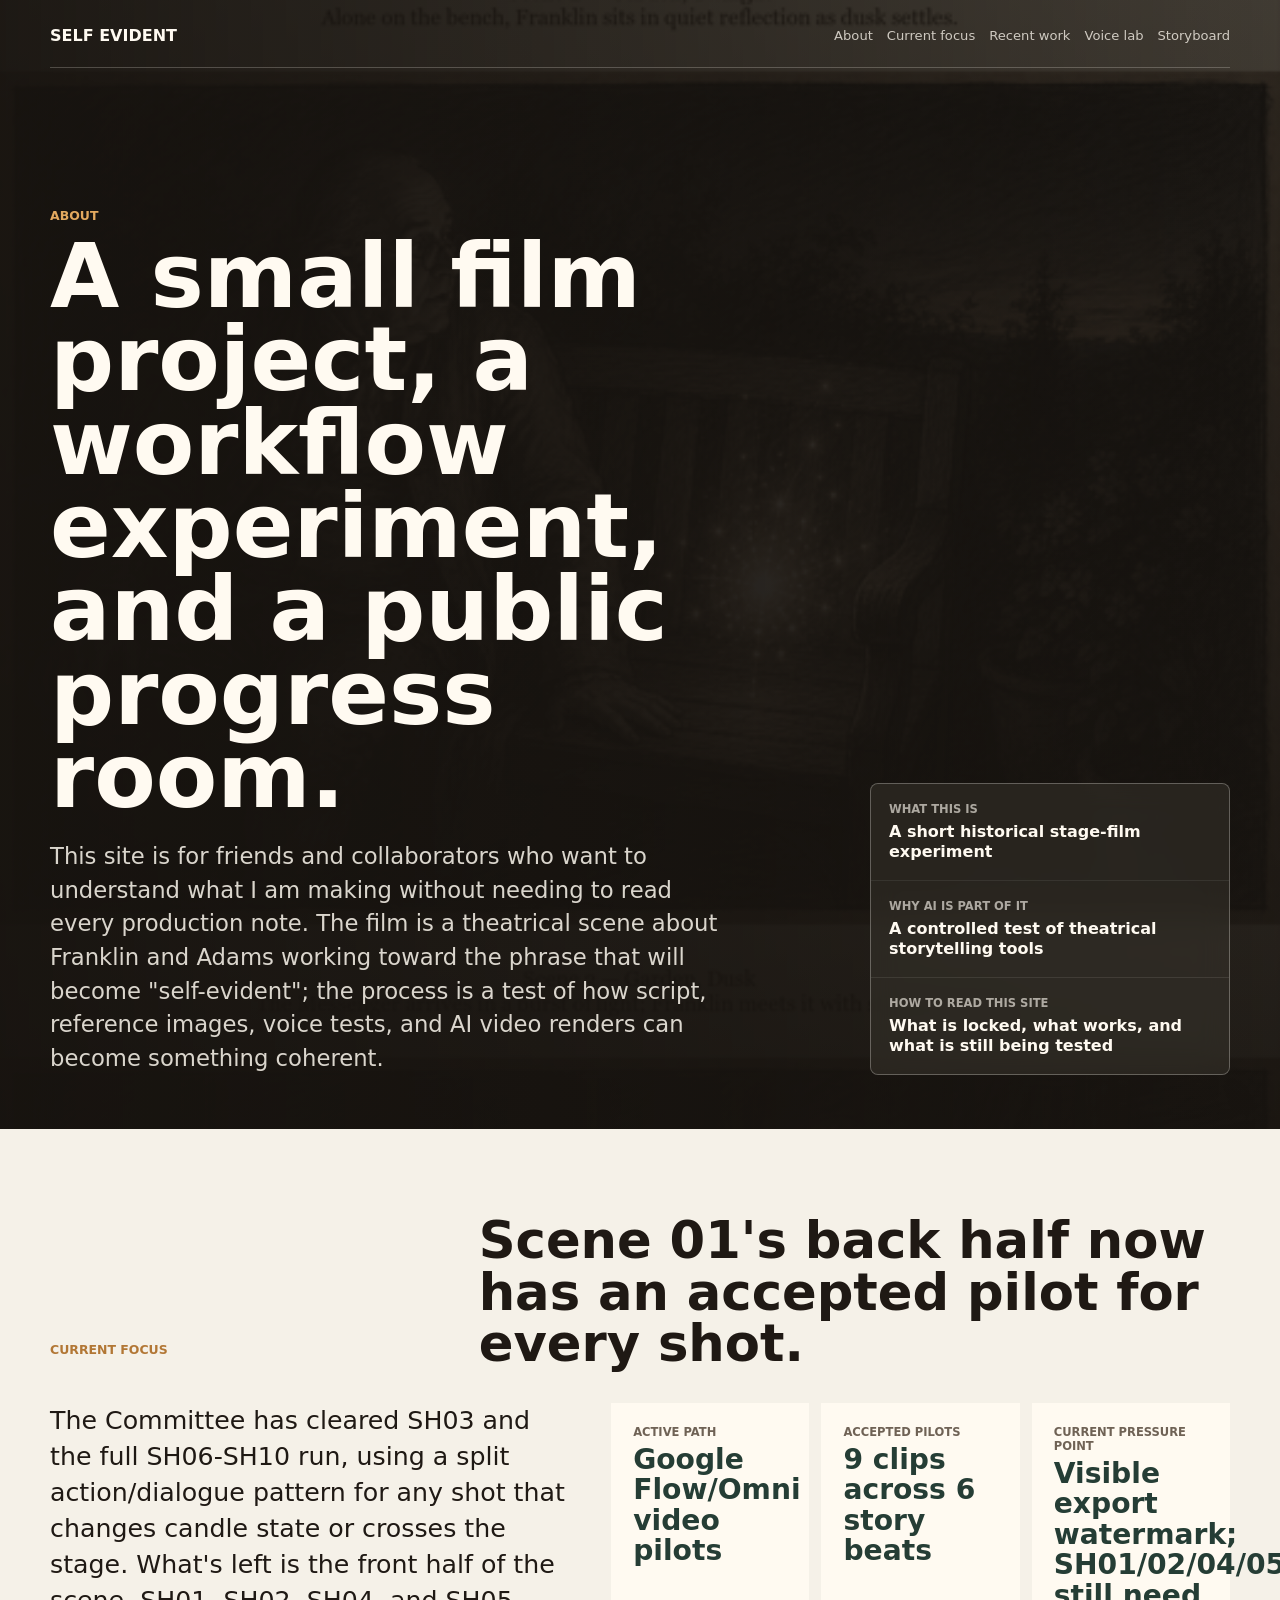
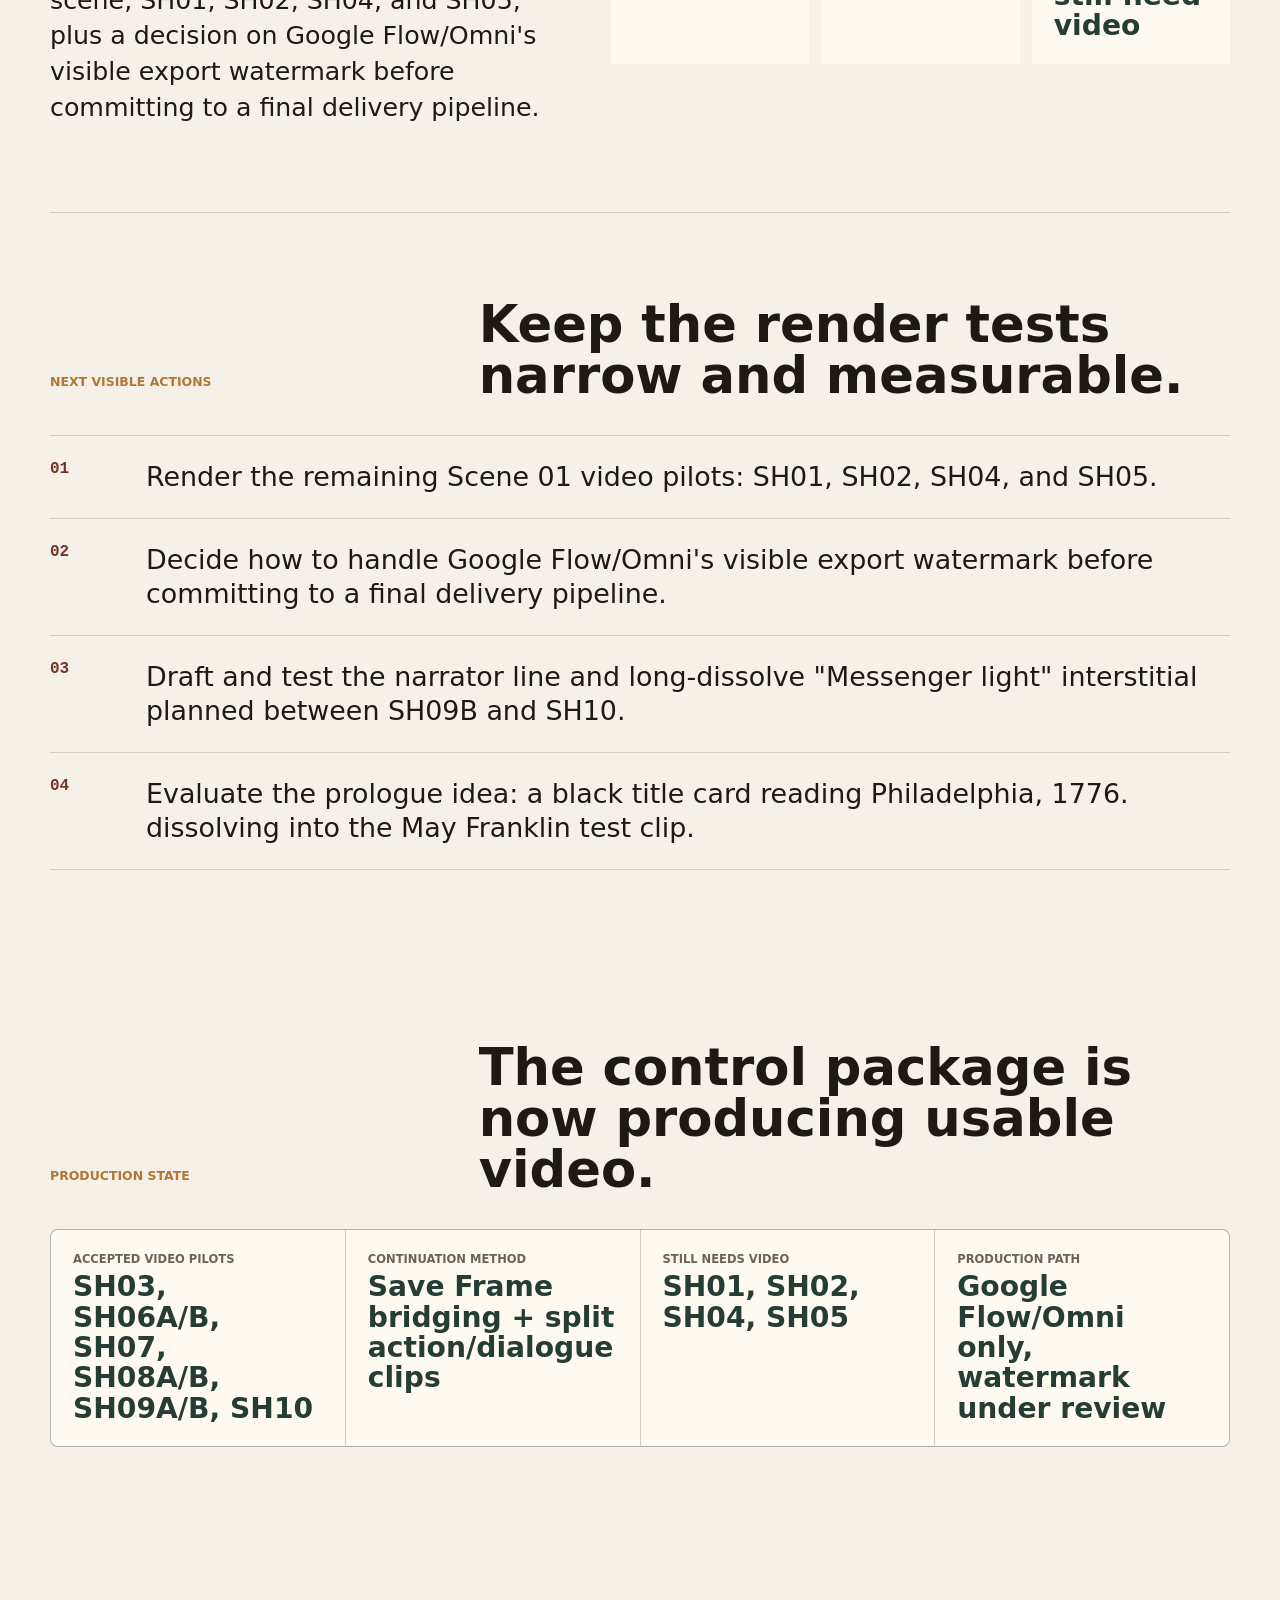
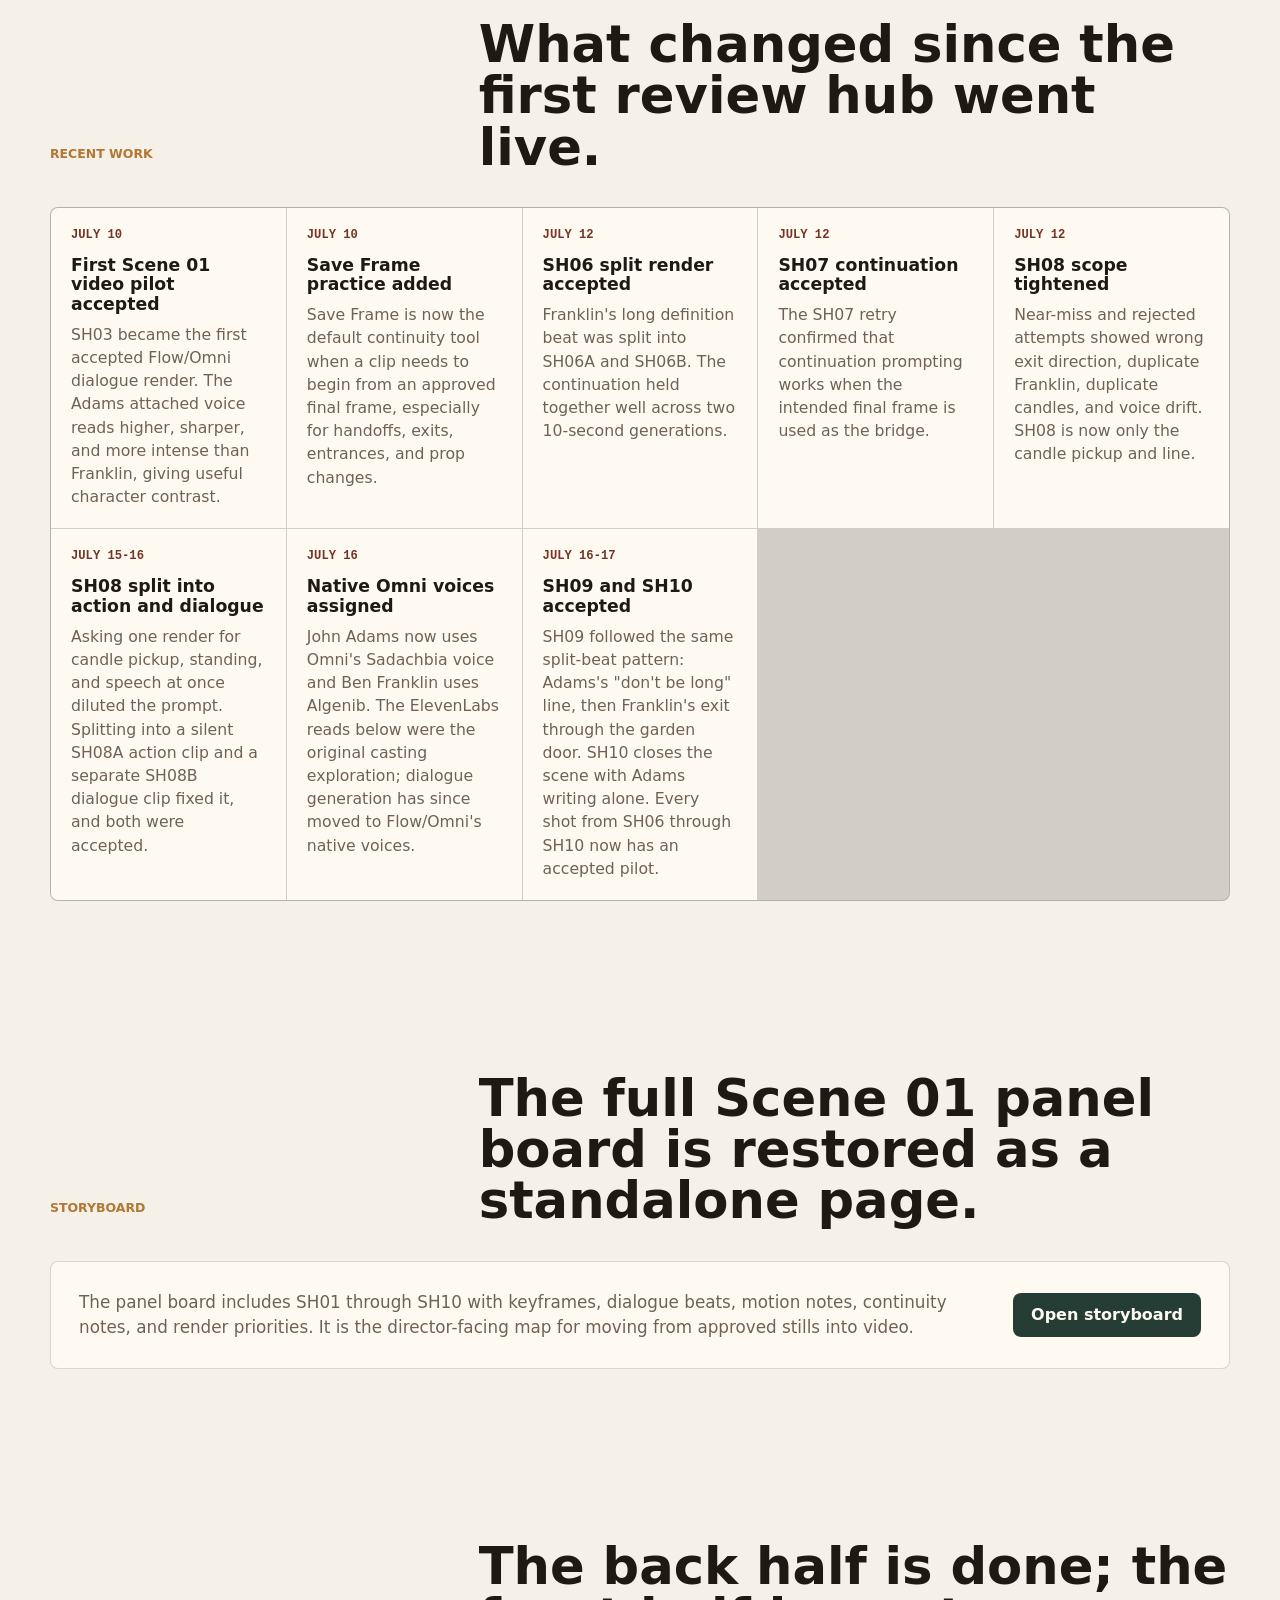
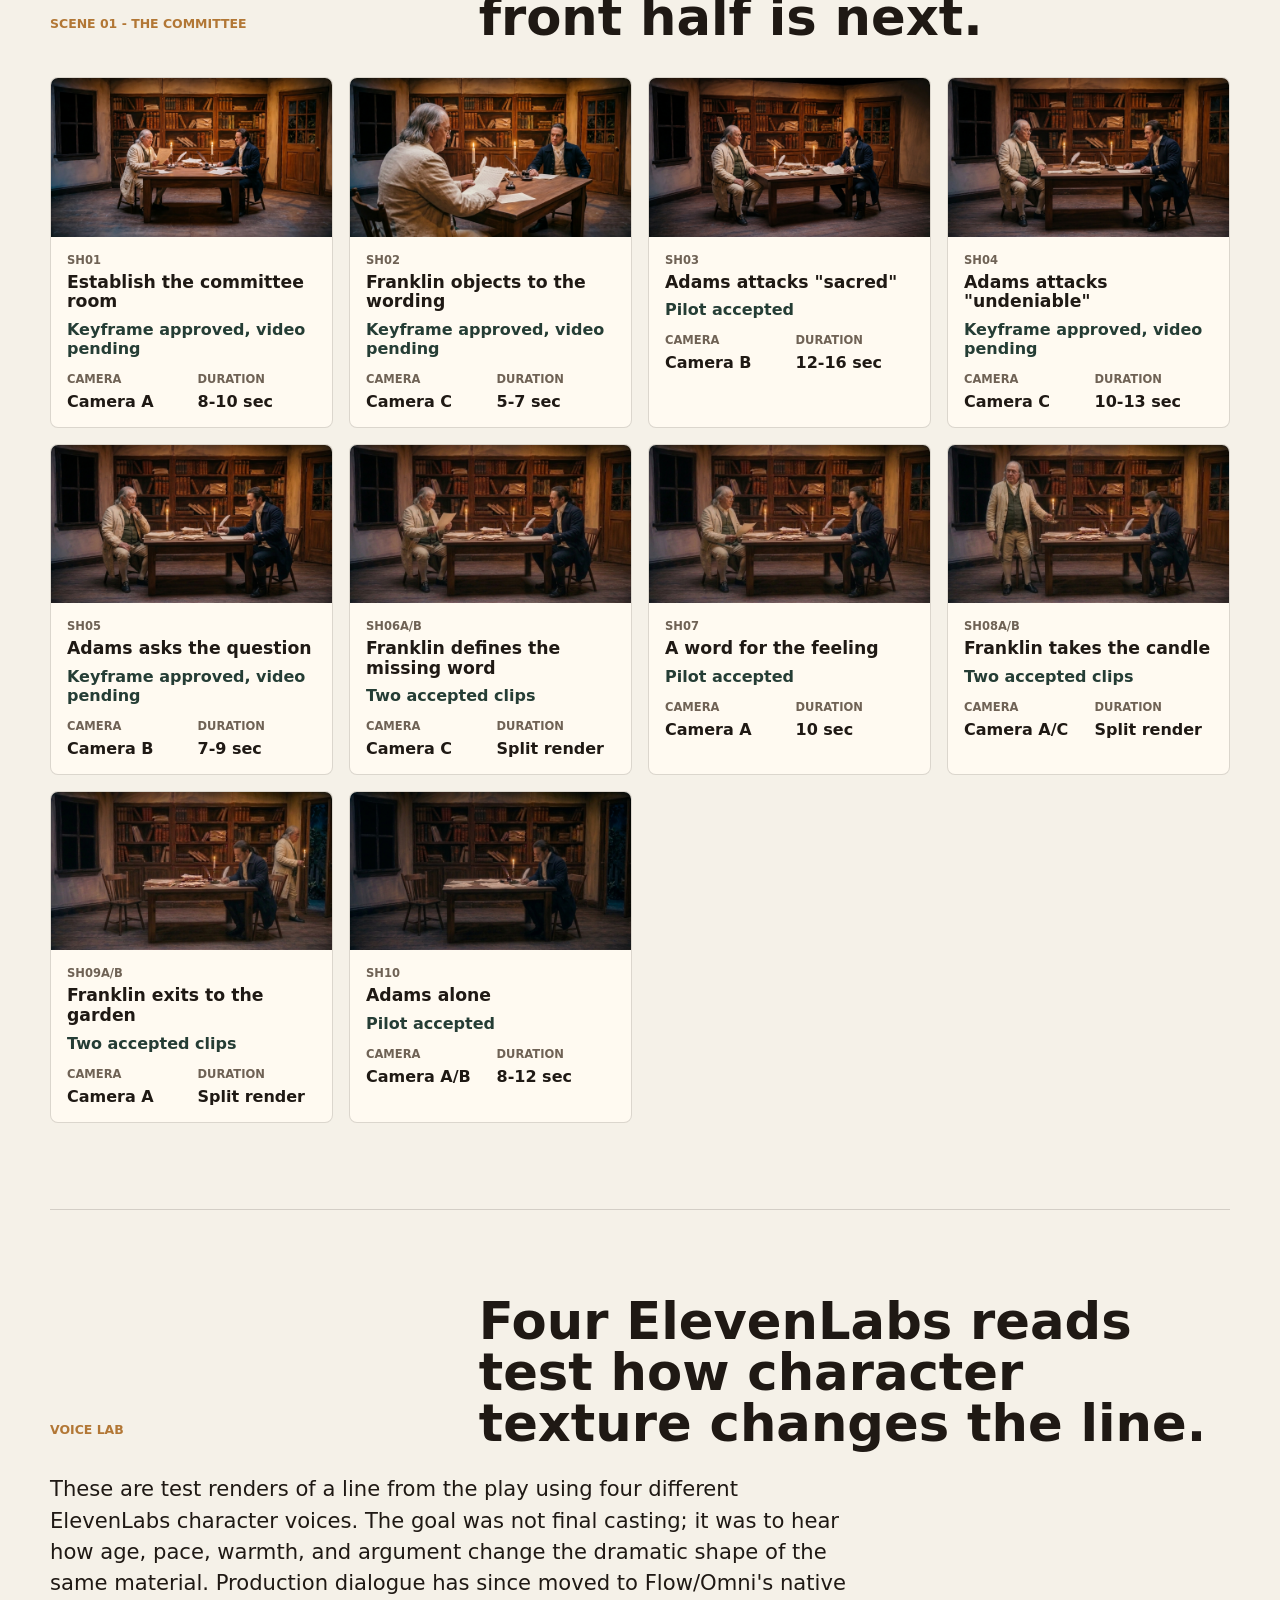
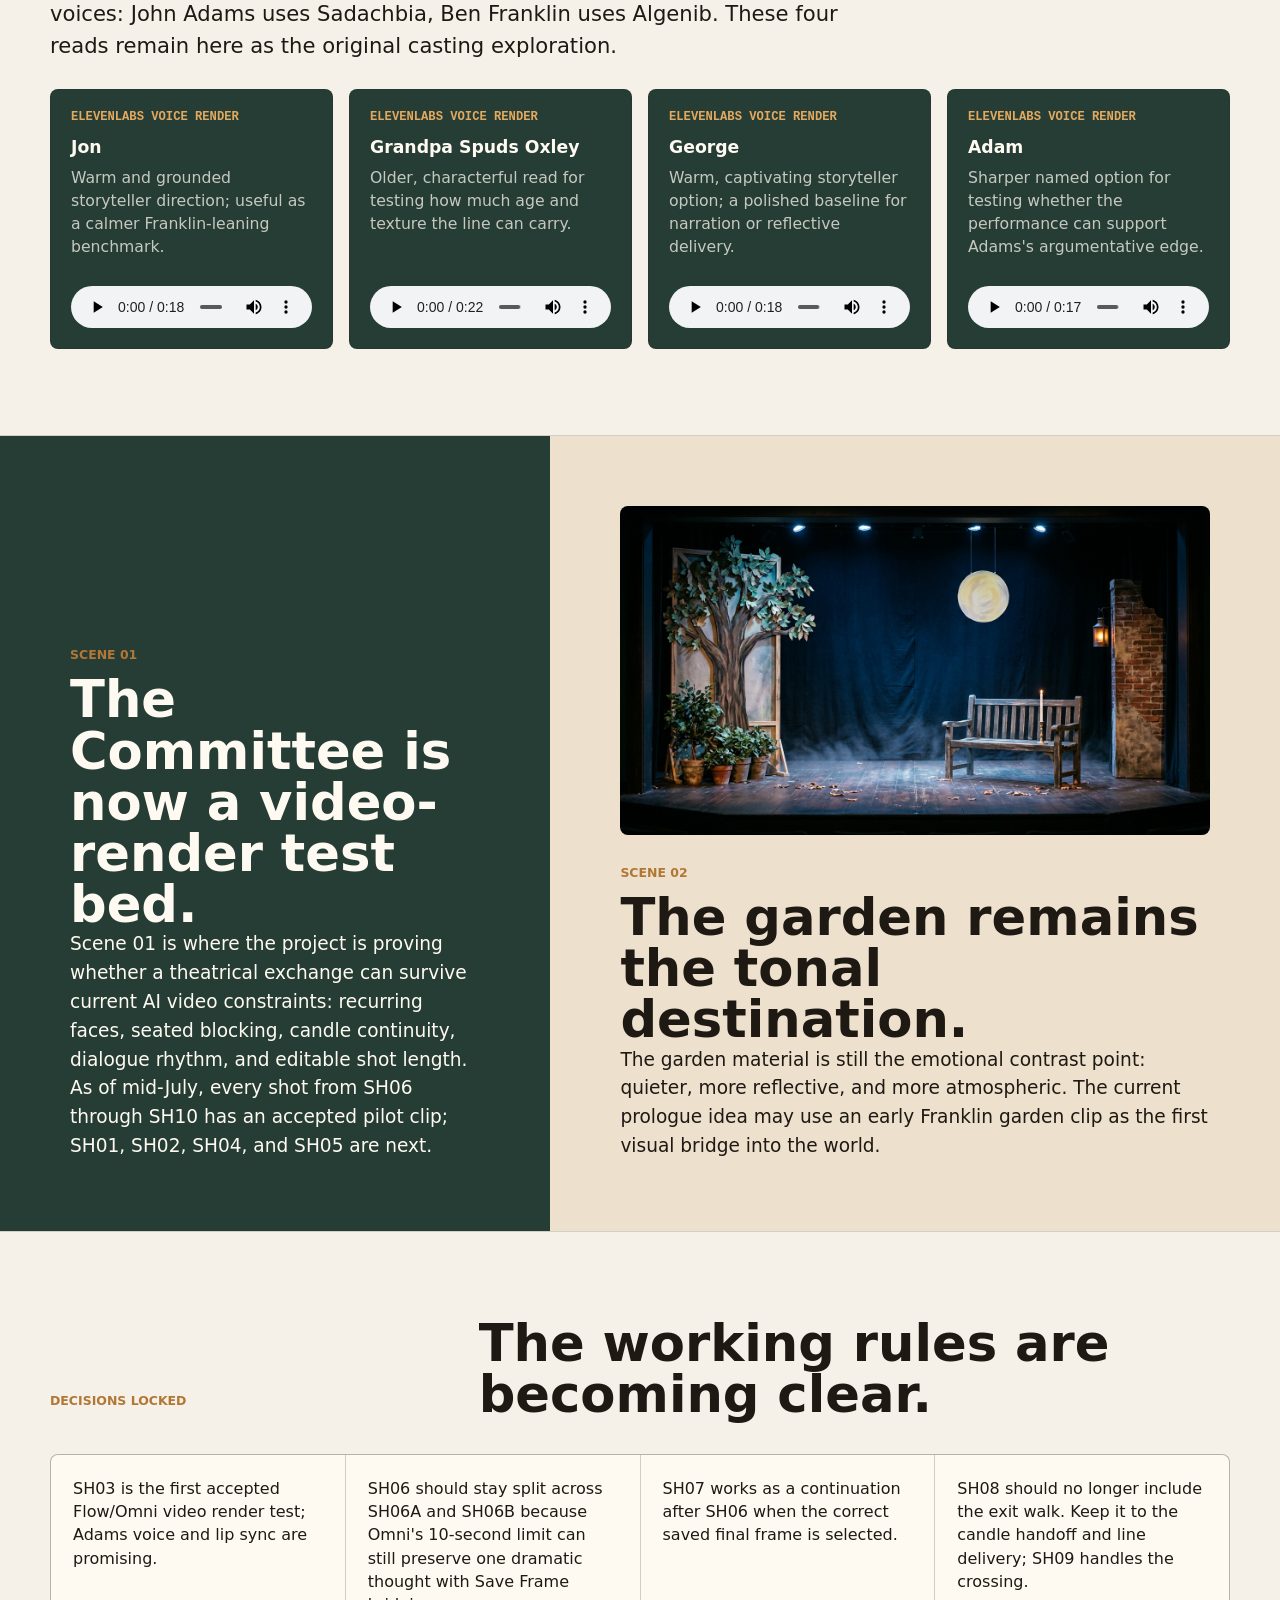
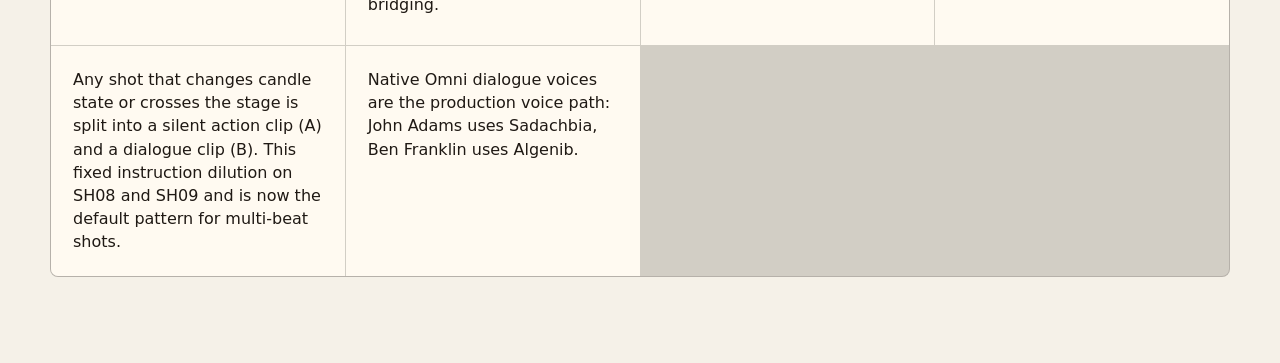
<file: index.html>
<!doctype html>
<html lang="en">
<head>
  <meta charset="utf-8">
  <meta name="viewport" content="width=device-width, initial-scale=1">
  <title>Self Evident Project State</title>
  <meta name="description" content="A public progress room for the Self Evident short film experiment, with Scene 01 pilots, workflow notes, and ElevenLabs voice tests.">
  <link rel="stylesheet" href="styles.css">
</head>
<body>
  <main>
    <section class="hero" id="about">
      <div class="heroMedia" aria-hidden="true">
        <img src="self-evident/refs/SE_CONCEPT_STORYBOARD_MASTER_v01.png" alt="">
      </div>
      <div class="heroShade"></div>
      <div class="heroInner">
        <nav class="topbar" aria-label="Project sections">
          <span class="brand">Self Evident</span>
          <div class="menu">
            <a href="#about">About</a>
            <a href="#current-focus">Current focus</a>
            <a href="#recent-work">Recent work</a>
            <a href="#voice-lab">Voice lab</a>
            <a href="self-evident/storyboard/scene-01-storyboard-panels/">Storyboard</a>
          </div>
        </nav>

        <div class="heroGrid">
          <div class="heroCopy">
            <p class="eyebrow">About</p>
            <h1>A small film project, a workflow experiment, and a public progress room.</h1>
            <p class="lede">
              This site is for friends and collaborators who want to understand
              what I am making without needing to read every production note.
              The film is a theatrical scene about Franklin and Adams working
              toward the phrase that will become "self-evident"; the process is
              a test of how script, reference images, voice tests, and AI video
              renders can become something coherent.
            </p>
          </div>

          <aside class="statusPanel" aria-label="Project orientation">
            <div>
              <span class="panelLabel">What this is</span>
              <strong>A short historical stage-film experiment</strong>
            </div>
            <div>
              <span class="panelLabel">Why AI is part of it</span>
              <strong>A controlled test of theatrical storytelling tools</strong>
            </div>
            <div>
              <span class="panelLabel">How to read this site</span>
              <strong>What is locked, what works, and what is still being tested</strong>
            </div>
          </aside>
        </div>
      </div>
    </section>

    <section class="section currentFocus" id="current-focus" aria-label="Current focus">
      <div class="sectionHeader">
        <p class="eyebrow">Current focus</p>
        <h2>Scene 01's back half now has an accepted pilot for every shot.</h2>
      </div>
      <div class="focusGrid">
        <p class="focusLead">
          The Committee has cleared SH03 and the full SH06-SH10 run, using a
          split action/dialogue pattern for any shot that changes candle state
          or crosses the stage. What's left is the front half of the scene,
          SH01, SH02, SH04, and SH05, plus a decision on Google Flow/Omni's
          visible export watermark before committing to a final delivery
          pipeline.
        </p>
        <div class="focusMetrics">
          <div class="metric"><span>Active path</span><strong>Google Flow/Omni video pilots</strong></div>
          <div class="metric"><span>Accepted pilots</span><strong>9 clips across 6 story beats</strong></div>
          <div class="metric"><span>Current pressure point</span><strong>Visible export watermark; SH01/02/04/05 still need video</strong></div>
        </div>
      </div>
    </section>

    <section class="section" aria-label="Next actions">
      <div class="sectionHeader">
        <p class="eyebrow">Next visible actions</p>
        <h2>Keep the render tests narrow and measurable.</h2>
      </div>
      <div class="actionList">
        <div class="actionItem"><span>01</span><p>Render the remaining Scene 01 video pilots: SH01, SH02, SH04, and SH05.</p></div>
        <div class="actionItem"><span>02</span><p>Decide how to handle Google Flow/Omni's visible export watermark before committing to a final delivery pipeline.</p></div>
        <div class="actionItem"><span>03</span><p>Draft and test the narrator line and long-dissolve "Messenger light" interstitial planned between SH09B and SH10.</p></div>
        <div class="actionItem"><span>04</span><p>Evaluate the prologue idea: a black title card reading Philadelphia, 1776. dissolving into the May Franklin test clip.</p></div>
      </div>
    </section>

    <section class="section" aria-label="Production state">
      <div class="sectionHeader">
        <p class="eyebrow">Production state</p>
        <h2>The control package is now producing usable video.</h2>
      </div>
      <div class="readinessGrid">
        <div class="metric"><span>Accepted video pilots</span><strong>SH03, SH06A/B, SH07, SH08A/B, SH09A/B, SH10</strong></div>
        <div class="metric"><span>Continuation method</span><strong>Save Frame bridging + split action/dialogue clips</strong></div>
        <div class="metric"><span>Still needs video</span><strong>SH01, SH02, SH04, SH05</strong></div>
        <div class="metric"><span>Production path</span><strong>Google Flow/Omni only, watermark under review</strong></div>
      </div>
    </section>

    <section class="section" id="recent-work" aria-label="Recent work completed">
      <div class="sectionHeader">
        <p class="eyebrow">Recent work</p>
        <h2>What changed since the first review hub went live.</h2>
      </div>
      <div class="updateList">
        <article class="updateItem"><span>July 10</span><h3>First Scene 01 video pilot accepted</h3><p>SH03 became the first accepted Flow/Omni dialogue render. The Adams attached voice reads higher, sharper, and more intense than Franklin, giving useful character contrast.</p></article>
        <article class="updateItem"><span>July 10</span><h3>Save Frame practice added</h3><p>Save Frame is now the default continuity tool when a clip needs to begin from an approved final frame, especially for handoffs, exits, entrances, and prop changes.</p></article>
        <article class="updateItem"><span>July 12</span><h3>SH06 split render accepted</h3><p>Franklin's long definition beat was split into SH06A and SH06B. The continuation held together well across two 10-second generations.</p></article>
        <article class="updateItem"><span>July 12</span><h3>SH07 continuation accepted</h3><p>The SH07 retry confirmed that continuation prompting works when the intended final frame is used as the bridge.</p></article>
        <article class="updateItem"><span>July 12</span><h3>SH08 scope tightened</h3><p>Near-miss and rejected attempts showed wrong exit direction, duplicate Franklin, duplicate candles, and voice drift. SH08 is now only the candle pickup and line.</p></article>
        <article class="updateItem"><span>July 15-16</span><h3>SH08 split into action and dialogue</h3><p>Asking one render for candle pickup, standing, and speech at once diluted the prompt. Splitting into a silent SH08A action clip and a separate SH08B dialogue clip fixed it, and both were accepted.</p></article>
        <article class="updateItem"><span>July 16</span><h3>Native Omni voices assigned</h3><p>John Adams now uses Omni's Sadachbia voice and Ben Franklin uses Algenib. The ElevenLabs reads below were the original casting exploration; dialogue generation has since moved to Flow/Omni's native voices.</p></article>
        <article class="updateItem"><span>July 16-17</span><h3>SH09 and SH10 accepted</h3><p>SH09 followed the same split-beat pattern: Adams's "don't be long" line, then Franklin's exit through the garden door. SH10 closes the scene with Adams writing alone. Every shot from SH06 through SH10 now has an accepted pilot.</p></article>
      </div>
    </section>

    <section class="section" aria-label="Scene 01 storyboard link">
      <div class="sectionHeader">
        <p class="eyebrow">Storyboard</p>
        <h2>The full Scene 01 panel board is restored as a standalone page.</h2>
      </div>
      <div class="storyboardCallout">
        <p>
          The panel board includes SH01 through SH10 with keyframes, dialogue
          beats, motion notes, continuity notes, and render priorities. It is
          the director-facing map for moving from approved stills into video.
        </p>
        <a class="button" href="self-evident/storyboard/scene-01-storyboard-panels/">Open storyboard</a>
      </div>
    </section>

    <section class="section" aria-label="Current shot state">
      <div class="sectionHeader">
        <p class="eyebrow">Scene 01 - The Committee</p>
        <h2>The back half is done; the front half is next.</h2>
      </div>
      <div class="shotGrid">
        <article class="shotCard">
          <div class="shotImage"><img src="self-evident/keyframes/SE_S01_SH01_KF_v01.png" alt="SH01: Establish the committee room"></div>
          <div class="shotMeta"><span>SH01</span><h3>Establish the committee room</h3><p>Keyframe approved, video pending</p><dl><div><dt>Camera</dt><dd>Camera A</dd></div><div><dt>Duration</dt><dd>8-10 sec</dd></div></dl></div>
        </article>
        <article class="shotCard">
          <div class="shotImage"><img src="self-evident/keyframes/SE_S01_SH02_KF_v01.png" alt="SH02: Franklin objects to the wording"></div>
          <div class="shotMeta"><span>SH02</span><h3>Franklin objects to the wording</h3><p>Keyframe approved, video pending</p><dl><div><dt>Camera</dt><dd>Camera C</dd></div><div><dt>Duration</dt><dd>5-7 sec</dd></div></dl></div>
        </article>
        <article class="shotCard">
          <div class="shotImage"><img src="self-evident/keyframes/SE_S01_SH03_KF_v01.png" alt="SH03: Adams attacks sacred"></div>
          <div class="shotMeta"><span>SH03</span><h3>Adams attacks "sacred"</h3><p>Pilot accepted</p><dl><div><dt>Camera</dt><dd>Camera B</dd></div><div><dt>Duration</dt><dd>12-16 sec</dd></div></dl></div>
        </article>
        <article class="shotCard">
          <div class="shotImage"><img src="self-evident/keyframes/SE_S01_SH04_KF_v01.png" alt="SH04: Adams attacks undeniable"></div>
          <div class="shotMeta"><span>SH04</span><h3>Adams attacks "undeniable"</h3><p>Keyframe approved, video pending</p><dl><div><dt>Camera</dt><dd>Camera C</dd></div><div><dt>Duration</dt><dd>10-13 sec</dd></div></dl></div>
        </article>
        <article class="shotCard">
          <div class="shotImage"><img src="self-evident/keyframes/SE_S01_SH05_KF_v01.png" alt="SH05: Adams asks the question"></div>
          <div class="shotMeta"><span>SH05</span><h3>Adams asks the question</h3><p>Keyframe approved, video pending</p><dl><div><dt>Camera</dt><dd>Camera B</dd></div><div><dt>Duration</dt><dd>7-9 sec</dd></div></dl></div>
        </article>
        <article class="shotCard">
          <div class="shotImage"><img src="self-evident/keyframes/SE_S01_SH06_KF_v01.png" alt="SH06A/B: Franklin defines the missing word"></div>
          <div class="shotMeta"><span>SH06A/B</span><h3>Franklin defines the missing word</h3><p>Two accepted clips</p><dl><div><dt>Camera</dt><dd>Camera C</dd></div><div><dt>Duration</dt><dd>Split render</dd></div></dl></div>
        </article>
        <article class="shotCard">
          <div class="shotImage"><img src="self-evident/keyframes/SE_S01_SH07_KF_v01.png" alt="SH07: A word for the feeling"></div>
          <div class="shotMeta"><span>SH07</span><h3>A word for the feeling</h3><p>Pilot accepted</p><dl><div><dt>Camera</dt><dd>Camera A</dd></div><div><dt>Duration</dt><dd>10 sec</dd></div></dl></div>
        </article>
        <article class="shotCard">
          <div class="shotImage"><img src="self-evident/keyframes/SE_S01_SH08_KF_v01.png" alt="SH08A/B: Franklin takes the candle"></div>
          <div class="shotMeta"><span>SH08A/B</span><h3>Franklin takes the candle</h3><p>Two accepted clips</p><dl><div><dt>Camera</dt><dd>Camera A/C</dd></div><div><dt>Duration</dt><dd>Split render</dd></div></dl></div>
        </article>
        <article class="shotCard">
          <div class="shotImage"><img src="self-evident/keyframes/SE_S01_SH09_KF_v01.png" alt="SH09A/B: Franklin exits to the garden"></div>
          <div class="shotMeta"><span>SH09A/B</span><h3>Franklin exits to the garden</h3><p>Two accepted clips</p><dl><div><dt>Camera</dt><dd>Camera A</dd></div><div><dt>Duration</dt><dd>Split render</dd></div></dl></div>
        </article>
        <article class="shotCard">
          <div class="shotImage"><img src="self-evident/keyframes/SE_S01_SH10_KF_v01.png" alt="SH10: Adams alone"></div>
          <div class="shotMeta"><span>SH10</span><h3>Adams alone</h3><p>Pilot accepted</p><dl><div><dt>Camera</dt><dd>Camera A/B</dd></div><div><dt>Duration</dt><dd>8-12 sec</dd></div></dl></div>
        </article>
      </div>
    </section>

    <section class="section voiceLab" id="voice-lab" aria-label="ElevenLabs voice tests">
      <div class="sectionHeader">
        <p class="eyebrow">Voice Lab</p>
        <h2>Four ElevenLabs reads test how character texture changes the line.</h2>
      </div>
      <div class="voiceIntro">
        <p>
          These are test renders of a line from the play using four different
          ElevenLabs character voices. The goal was not final casting; it was
          to hear how age, pace, warmth, and argument change the dramatic shape
          of the same material. Production dialogue has since moved to Flow/Omni's
          native voices: John Adams uses Sadachbia, Ben Franklin uses Algenib. These
          four reads remain here as the original casting exploration.
        </p>
      </div>
      <div class="voiceGrid">
        <article class="voiceCard"><div><span>ElevenLabs voice render</span><h3>Jon</h3><p>Warm and grounded storyteller direction; useful as a calmer Franklin-leaning benchmark.</p></div><audio controls src="self-evident/audio/voice-tests/jon-warm-grounded-storyteller.mp3"></audio></article>
        <article class="voiceCard"><div><span>ElevenLabs voice render</span><h3>Grandpa Spuds Oxley</h3><p>Older, characterful read for testing how much age and texture the line can carry.</p></div><audio controls src="self-evident/audio/voice-tests/grandpa-spuds-oxley.mp3"></audio></article>
        <article class="voiceCard"><div><span>ElevenLabs voice render</span><h3>George</h3><p>Warm, captivating storyteller option; a polished baseline for narration or reflective delivery.</p></div><audio controls src="self-evident/audio/voice-tests/george-warm-captivating-storyteller.mp3"></audio></article>
        <article class="voiceCard"><div><span>ElevenLabs voice render</span><h3>Adam</h3><p>Sharper named option for testing whether the performance can support Adams's argumentative edge.</p></div><audio controls src="self-evident/audio/voice-tests/adam.mp3"></audio></article>
      </div>
    </section>

    <section class="scenes" aria-label="Scene overview">
      <div class="sceneBlock primary">
        <p class="eyebrow">Scene 01</p>
        <h2>The Committee is now a video-render test bed.</h2>
        <p>Scene 01 is where the project is proving whether a theatrical exchange can survive current AI video constraints: recurring faces, seated blocking, candle continuity, dialogue rhythm, and editable shot length. As of mid-July, every shot from SH06 through SH10 has an accepted pilot clip; SH01, SH02, SH04, and SH05 are next.</p>
      </div>
      <div class="sceneBlock garden">
        <div class="gardenImage"><img src="self-evident/refs/SE_ENV_GARDEN_RICH_STAGE_MASTER_v01.jpeg" alt="Garden stage environment reference"></div>
        <div>
          <p class="eyebrow">Scene 02</p>
          <h2>The garden remains the tonal destination.</h2>
          <p>The garden material is still the emotional contrast point: quieter, more reflective, and more atmospheric. The current prologue idea may use an early Franklin garden clip as the first visual bridge into the world.</p>
        </div>
      </div>
    </section>

    <section class="section" aria-label="Decisions locked">
      <div class="sectionHeader">
        <p class="eyebrow">Decisions locked</p>
        <h2>The working rules are becoming clear.</h2>
      </div>
      <div class="decisionList">
        <p>SH03 is the first accepted Flow/Omni video render test; Adams voice and lip sync are promising.</p>
        <p>SH06 should stay split across SH06A and SH06B because Omni's 10-second limit can still preserve one dramatic thought with Save Frame bridging.</p>
        <p>SH07 works as a continuation after SH06 when the correct saved final frame is selected.</p>
        <p>SH08 should no longer include the exit walk. Keep it to the candle handoff and line delivery; SH09 handles the crossing.</p>
        <p>Any shot that changes candle state or crosses the stage is split into a silent action clip (A) and a dialogue clip (B). This fixed instruction dilution on SH08 and SH09 and is now the default pattern for multi-beat shots.</p>
        <p>Native Omni dialogue voices are the production voice path: John Adams uses Sadachbia, Ben Franklin uses Algenib.</p>
      </div>
    </section>
  </main>
</body>
</html>
</file>
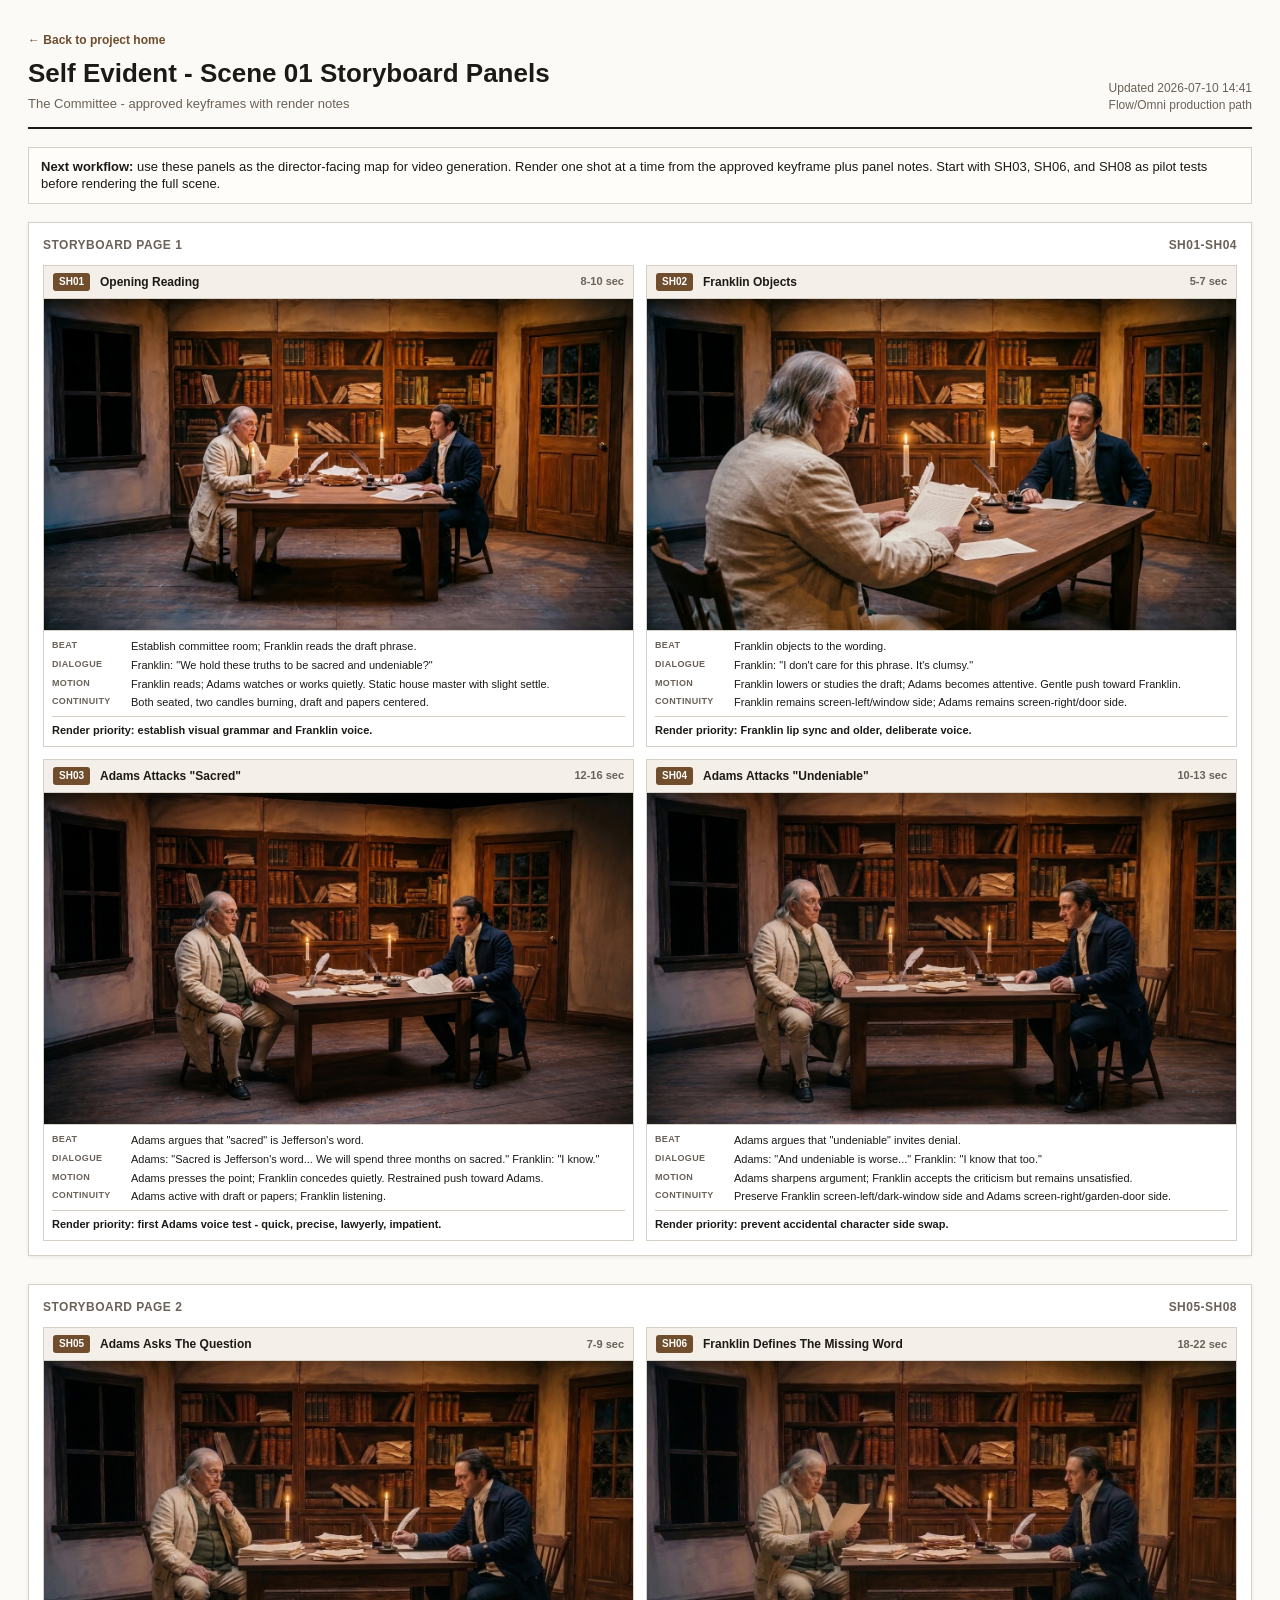
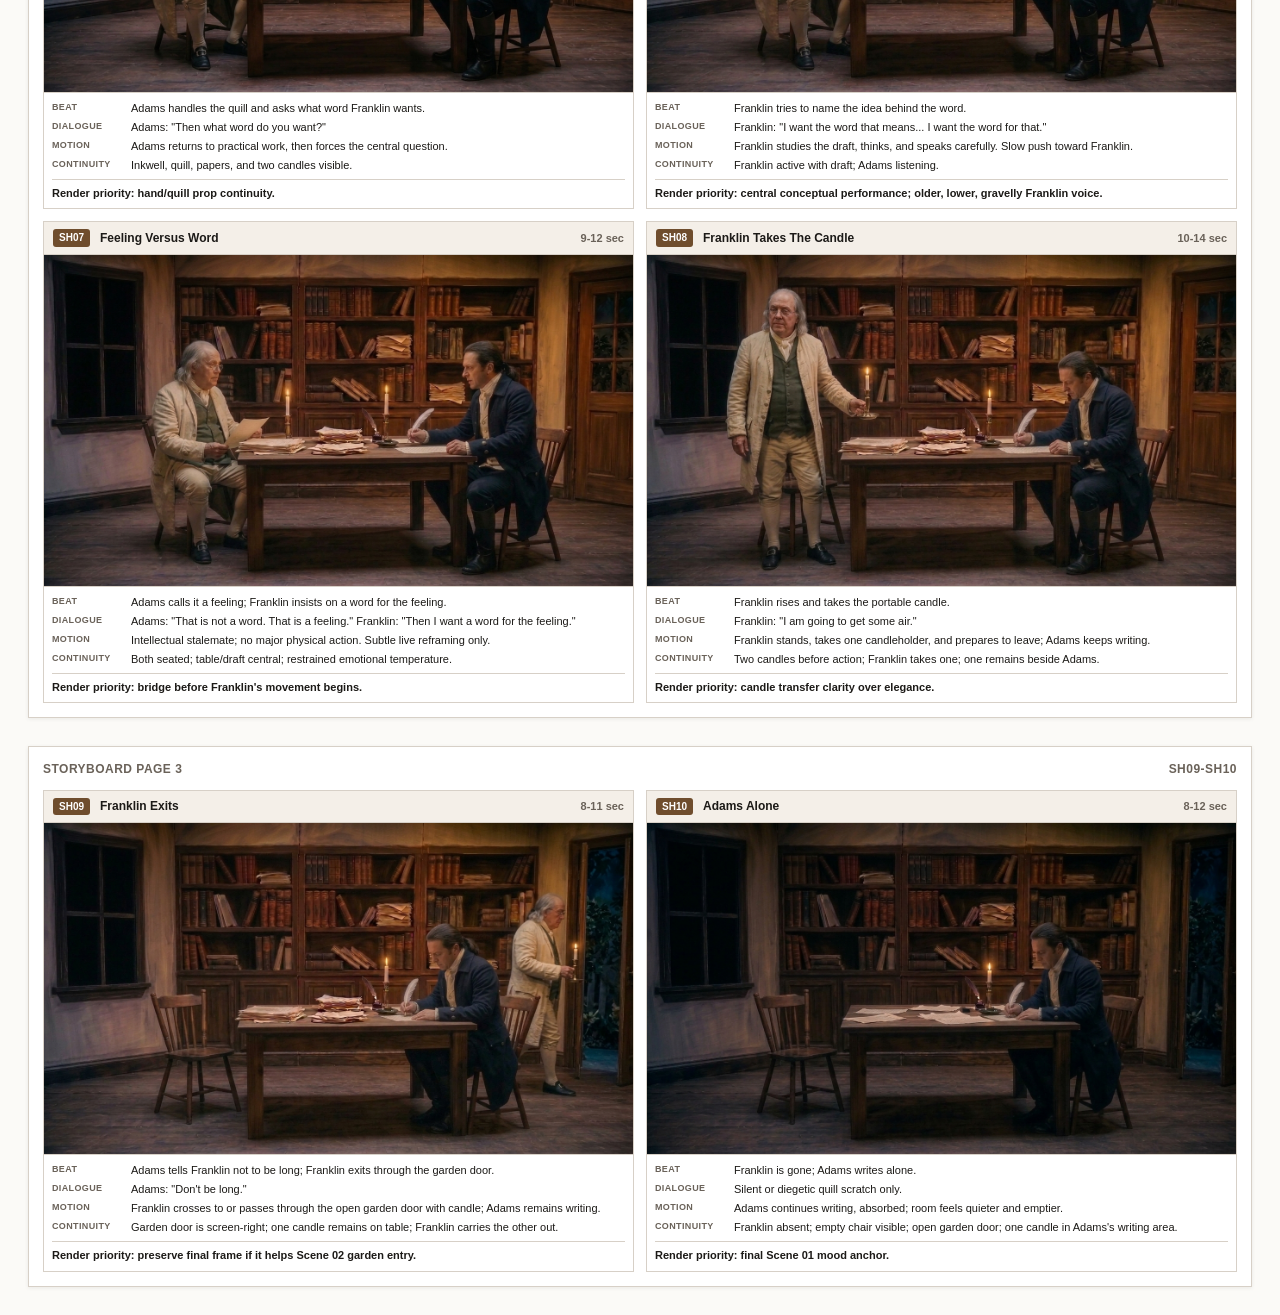
<file: self-evident/storyboard/scene-01-storyboard-panels/index.html>
<!doctype html>
<html lang="en">
<head>
  <meta charset="utf-8">
  <meta name="viewport" content="width=device-width, initial-scale=1">
  <title>Self Evident - Scene 01 Storyboard Panels</title>
  <style>
    :root {
      --ink: #1c1a17;
      --muted: #6a6259;
      --line: #d7d0c7;
      --paper: #fbfaf7;
      --panel: #ffffff;
      --accent: #6f4d2d;
    }

    * {
      box-sizing: border-box;
    }

    body {
      margin: 0;
      color: var(--ink);
      background: var(--paper);
      font-family: -apple-system, BlinkMacSystemFont, "Segoe UI", sans-serif;
      line-height: 1.35;
    }

    main {
      max-width: 1320px;
      margin: 0 auto;
      padding: 28px;
    }

    header {
      display: grid;
      grid-template-columns: 1fr auto;
      gap: 24px;
      align-items: end;
      border-bottom: 2px solid var(--ink);
      padding-bottom: 14px;
      margin-bottom: 18px;
    }

    h1 {
      margin: 0 0 4px;
      font-size: 26px;
      letter-spacing: 0;
    }

    .home-link {
      display: inline-block;
      margin-bottom: 8px;
      color: var(--accent);
      font-size: 12px;
      font-weight: 700;
      text-decoration: none;
    }

    .home-link:hover {
      text-decoration: underline;
    }

    .subtitle {
      color: var(--muted);
      font-size: 13px;
    }

    .meta {
      color: var(--muted);
      font-size: 12px;
      text-align: right;
    }

    .workflow {
      margin: 0 0 18px;
      padding: 10px 12px;
      border: 1px solid var(--line);
      background: #fffdf9;
      font-size: 13px;
    }

    .storyboard-pages {
      display: grid;
      gap: 28px;
    }

    .storyboard-page {
      background: #fff;
      border: 1px solid var(--line);
      padding: 14px;
      break-inside: avoid;
      page-break-inside: avoid;
      box-shadow: 0 1px 4px rgba(28, 26, 23, .08);
    }

    .page-header {
      display: flex;
      justify-content: space-between;
      gap: 16px;
      align-items: center;
      margin-bottom: 12px;
      color: var(--muted);
      font-size: 12px;
      font-weight: 700;
      text-transform: uppercase;
      letter-spacing: .04em;
    }

    .page-grid {
      display: grid;
      grid-template-columns: repeat(2, minmax(0, 1fr));
      gap: 12px;
    }

    .panel {
      background: var(--panel);
      border: 1px solid var(--line);
      break-inside: avoid;
      page-break-inside: avoid;
    }

    .panel-title {
      display: grid;
      grid-template-columns: auto 1fr auto;
      gap: 10px;
      align-items: center;
      padding: 7px 9px;
      border-bottom: 1px solid var(--line);
      background: #f4efe8;
      font-size: 12px;
      font-weight: 700;
    }

    .shot-id {
      color: #fff;
      background: var(--accent);
      padding: 2px 6px;
      border-radius: 3px;
      font-size: 10px;
      white-space: nowrap;
    }

    .duration {
      color: var(--muted);
      font-weight: 600;
      font-size: 11px;
      white-space: nowrap;
    }

    figure {
      margin: 0;
      background: #15120f;
      border-bottom: 1px solid var(--line);
    }

    img {
      display: block;
      width: 100%;
      aspect-ratio: 16 / 9;
      object-fit: cover;
    }

    .notes {
      display: grid;
      gap: 4px;
      padding: 8px;
      font-size: 11px;
    }

    .row {
      display: grid;
      grid-template-columns: 72px 1fr;
      gap: 7px;
    }

    .label {
      color: var(--muted);
      font-weight: 700;
      text-transform: uppercase;
      font-size: 9px;
      letter-spacing: .04em;
    }

    .priority {
      border-top: 1px solid var(--line);
      margin-top: 2px;
      padding-top: 6px;
      color: var(--ink);
      font-weight: 600;
    }

    @media print {
      body {
        background: #fff;
      }

      main {
        max-width: none;
        padding: 8mm;
      }

      .storyboard-pages {
        gap: 0;
      }

      .storyboard-page {
        min-height: 260mm;
        box-shadow: none;
        border: 0;
        padding: 0;
        page-break-after: always;
      }

      .panel {
        break-inside: avoid;
        page-break-inside: avoid;
      }

      .workflow {
        break-after: avoid;
      }
    }

    @media (max-width: 860px) {
      main {
        padding: 16px;
      }

      header,
      .page-grid {
        grid-template-columns: 1fr;
      }

      .storyboard-page {
        padding: 10px;
      }

      .meta {
        text-align: left;
      }
    }
  </style>
</head>
<body>
  <main>
    <header>
      <div>
        <a class="home-link" href="../../../index.html">&larr; Back to project home</a>
        <h1>Self Evident - Scene 01 Storyboard Panels</h1>
        <div class="subtitle">The Committee - approved keyframes with render notes</div>
      </div>
      <div class="meta">
        Updated 2026-07-10 14:41<br>
        Flow/Omni production path
      </div>
    </header>

    <section class="workflow">
      <strong>Next workflow:</strong> use these panels as the director-facing map for video generation. Render one shot at a time from the approved keyframe plus panel notes. Start with SH03, SH06, and SH08 as pilot tests before rendering the full scene.
    </section>

    <section class="storyboard-pages">
      <section class="storyboard-page">
        <div class="page-header"><span>Storyboard Page 1</span><span>SH01-SH04</span></div>
        <div class="page-grid">
      <article class="panel">
        <div class="panel-title"><span class="shot-id">SH01</span><span>Opening Reading</span><span class="duration">8-10 sec</span></div>
        <figure><img src="../../keyframes/SE_S01_SH01_KF_v01.png" alt="SH01 keyframe"></figure>
        <div class="notes">
          <div class="row"><div class="label">Beat</div><div>Establish committee room; Franklin reads the draft phrase.</div></div>
          <div class="row"><div class="label">Dialogue</div><div>Franklin: "We hold these truths to be sacred and undeniable?"</div></div>
          <div class="row"><div class="label">Motion</div><div>Franklin reads; Adams watches or works quietly. Static house master with slight settle.</div></div>
          <div class="row"><div class="label">Continuity</div><div>Both seated, two candles burning, draft and papers centered.</div></div>
          <div class="priority">Render priority: establish visual grammar and Franklin voice.</div>
        </div>
      </article>

      <article class="panel">
        <div class="panel-title"><span class="shot-id">SH02</span><span>Franklin Objects</span><span class="duration">5-7 sec</span></div>
        <figure><img src="../../keyframes/SE_S01_SH02_KF_v01.png" alt="SH02 keyframe"></figure>
        <div class="notes">
          <div class="row"><div class="label">Beat</div><div>Franklin objects to the wording.</div></div>
          <div class="row"><div class="label">Dialogue</div><div>Franklin: "I don't care for this phrase. It's clumsy."</div></div>
          <div class="row"><div class="label">Motion</div><div>Franklin lowers or studies the draft; Adams becomes attentive. Gentle push toward Franklin.</div></div>
          <div class="row"><div class="label">Continuity</div><div>Franklin remains screen-left/window side; Adams remains screen-right/door side.</div></div>
          <div class="priority">Render priority: Franklin lip sync and older, deliberate voice.</div>
        </div>
      </article>

      <article class="panel">
        <div class="panel-title"><span class="shot-id">SH03</span><span>Adams Attacks "Sacred"</span><span class="duration">12-16 sec</span></div>
        <figure><img src="../../keyframes/SE_S01_SH03_KF_v01.png" alt="SH03 keyframe"></figure>
        <div class="notes">
          <div class="row"><div class="label">Beat</div><div>Adams argues that "sacred" is Jefferson's word.</div></div>
          <div class="row"><div class="label">Dialogue</div><div>Adams: "Sacred is Jefferson's word... We will spend three months on sacred." Franklin: "I know."</div></div>
          <div class="row"><div class="label">Motion</div><div>Adams presses the point; Franklin concedes quietly. Restrained push toward Adams.</div></div>
          <div class="row"><div class="label">Continuity</div><div>Adams active with draft or papers; Franklin listening.</div></div>
          <div class="priority">Render priority: first Adams voice test - quick, precise, lawyerly, impatient.</div>
        </div>
      </article>

      <article class="panel">
        <div class="panel-title"><span class="shot-id">SH04</span><span>Adams Attacks "Undeniable"</span><span class="duration">10-13 sec</span></div>
        <figure><img src="../../keyframes/SE_S01_SH04_KF_v01.png" alt="SH04 keyframe"></figure>
        <div class="notes">
          <div class="row"><div class="label">Beat</div><div>Adams argues that "undeniable" invites denial.</div></div>
          <div class="row"><div class="label">Dialogue</div><div>Adams: "And undeniable is worse..." Franklin: "I know that too."</div></div>
          <div class="row"><div class="label">Motion</div><div>Adams sharpens argument; Franklin accepts the criticism but remains unsatisfied.</div></div>
          <div class="row"><div class="label">Continuity</div><div>Preserve Franklin screen-left/dark-window side and Adams screen-right/garden-door side.</div></div>
          <div class="priority">Render priority: prevent accidental character side swap.</div>
        </div>
      </article>

        </div>
      </section>

      <section class="storyboard-page">
        <div class="page-header"><span>Storyboard Page 2</span><span>SH05-SH08</span></div>
        <div class="page-grid">

      <article class="panel">
        <div class="panel-title"><span class="shot-id">SH05</span><span>Adams Asks The Question</span><span class="duration">7-9 sec</span></div>
        <figure><img src="../../keyframes/SE_S01_SH05_KF_v01.png" alt="SH05 keyframe"></figure>
        <div class="notes">
          <div class="row"><div class="label">Beat</div><div>Adams handles the quill and asks what word Franklin wants.</div></div>
          <div class="row"><div class="label">Dialogue</div><div>Adams: "Then what word do you want?"</div></div>
          <div class="row"><div class="label">Motion</div><div>Adams returns to practical work, then forces the central question.</div></div>
          <div class="row"><div class="label">Continuity</div><div>Inkwell, quill, papers, and two candles visible.</div></div>
          <div class="priority">Render priority: hand/quill prop continuity.</div>
        </div>
      </article>

      <article class="panel">
        <div class="panel-title"><span class="shot-id">SH06</span><span>Franklin Defines The Missing Word</span><span class="duration">18-22 sec</span></div>
        <figure><img src="../../keyframes/SE_S01_SH06_KF_v01.png" alt="SH06 keyframe"></figure>
        <div class="notes">
          <div class="row"><div class="label">Beat</div><div>Franklin tries to name the idea behind the word.</div></div>
          <div class="row"><div class="label">Dialogue</div><div>Franklin: "I want the word that means... I want the word for that."</div></div>
          <div class="row"><div class="label">Motion</div><div>Franklin studies the draft, thinks, and speaks carefully. Slow push toward Franklin.</div></div>
          <div class="row"><div class="label">Continuity</div><div>Franklin active with draft; Adams listening.</div></div>
          <div class="priority">Render priority: central conceptual performance; older, lower, gravelly Franklin voice.</div>
        </div>
      </article>

      <article class="panel">
        <div class="panel-title"><span class="shot-id">SH07</span><span>Feeling Versus Word</span><span class="duration">9-12 sec</span></div>
        <figure><img src="../../keyframes/SE_S01_SH07_KF_v01.png" alt="SH07 keyframe"></figure>
        <div class="notes">
          <div class="row"><div class="label">Beat</div><div>Adams calls it a feeling; Franklin insists on a word for the feeling.</div></div>
          <div class="row"><div class="label">Dialogue</div><div>Adams: "That is not a word. That is a feeling." Franklin: "Then I want a word for the feeling."</div></div>
          <div class="row"><div class="label">Motion</div><div>Intellectual stalemate; no major physical action. Subtle live reframing only.</div></div>
          <div class="row"><div class="label">Continuity</div><div>Both seated; table/draft central; restrained emotional temperature.</div></div>
          <div class="priority">Render priority: bridge before Franklin's movement begins.</div>
        </div>
      </article>

      <article class="panel">
        <div class="panel-title"><span class="shot-id">SH08</span><span>Franklin Takes The Candle</span><span class="duration">10-14 sec</span></div>
        <figure><img src="../../keyframes/SE_S01_SH08_KF_v01.png" alt="SH08 keyframe"></figure>
        <div class="notes">
          <div class="row"><div class="label">Beat</div><div>Franklin rises and takes the portable candle.</div></div>
          <div class="row"><div class="label">Dialogue</div><div>Franklin: "I am going to get some air."</div></div>
          <div class="row"><div class="label">Motion</div><div>Franklin stands, takes one candleholder, and prepares to leave; Adams keeps writing.</div></div>
          <div class="row"><div class="label">Continuity</div><div>Two candles before action; Franklin takes one; one remains beside Adams.</div></div>
          <div class="priority">Render priority: candle transfer clarity over elegance.</div>
        </div>
      </article>

        </div>
      </section>

      <section class="storyboard-page">
        <div class="page-header"><span>Storyboard Page 3</span><span>SH09-SH10</span></div>
        <div class="page-grid">

      <article class="panel">
        <div class="panel-title"><span class="shot-id">SH09</span><span>Franklin Exits</span><span class="duration">8-11 sec</span></div>
        <figure><img src="../../keyframes/SE_S01_SH09_KF_v01.png" alt="SH09 keyframe"></figure>
        <div class="notes">
          <div class="row"><div class="label">Beat</div><div>Adams tells Franklin not to be long; Franklin exits through the garden door.</div></div>
          <div class="row"><div class="label">Dialogue</div><div>Adams: "Don't be long."</div></div>
          <div class="row"><div class="label">Motion</div><div>Franklin crosses to or passes through the open garden door with candle; Adams remains writing.</div></div>
          <div class="row"><div class="label">Continuity</div><div>Garden door is screen-right; one candle remains on table; Franklin carries the other out.</div></div>
          <div class="priority">Render priority: preserve final frame if it helps Scene 02 garden entry.</div>
        </div>
      </article>

      <article class="panel">
        <div class="panel-title"><span class="shot-id">SH10</span><span>Adams Alone</span><span class="duration">8-12 sec</span></div>
        <figure><img src="../../keyframes/SE_S01_SH10_KF_v01.png" alt="SH10 keyframe"></figure>
        <div class="notes">
          <div class="row"><div class="label">Beat</div><div>Franklin is gone; Adams writes alone.</div></div>
          <div class="row"><div class="label">Dialogue</div><div>Silent or diegetic quill scratch only.</div></div>
          <div class="row"><div class="label">Motion</div><div>Adams continues writing, absorbed; room feels quieter and emptier.</div></div>
          <div class="row"><div class="label">Continuity</div><div>Franklin absent; empty chair visible; open garden door; one candle in Adams's writing area.</div></div>
          <div class="priority">Render priority: final Scene 01 mood anchor.</div>
        </div>
      </article>

        </div>
      </section>
    </section>
  </main>
</body>
</html>
</file>
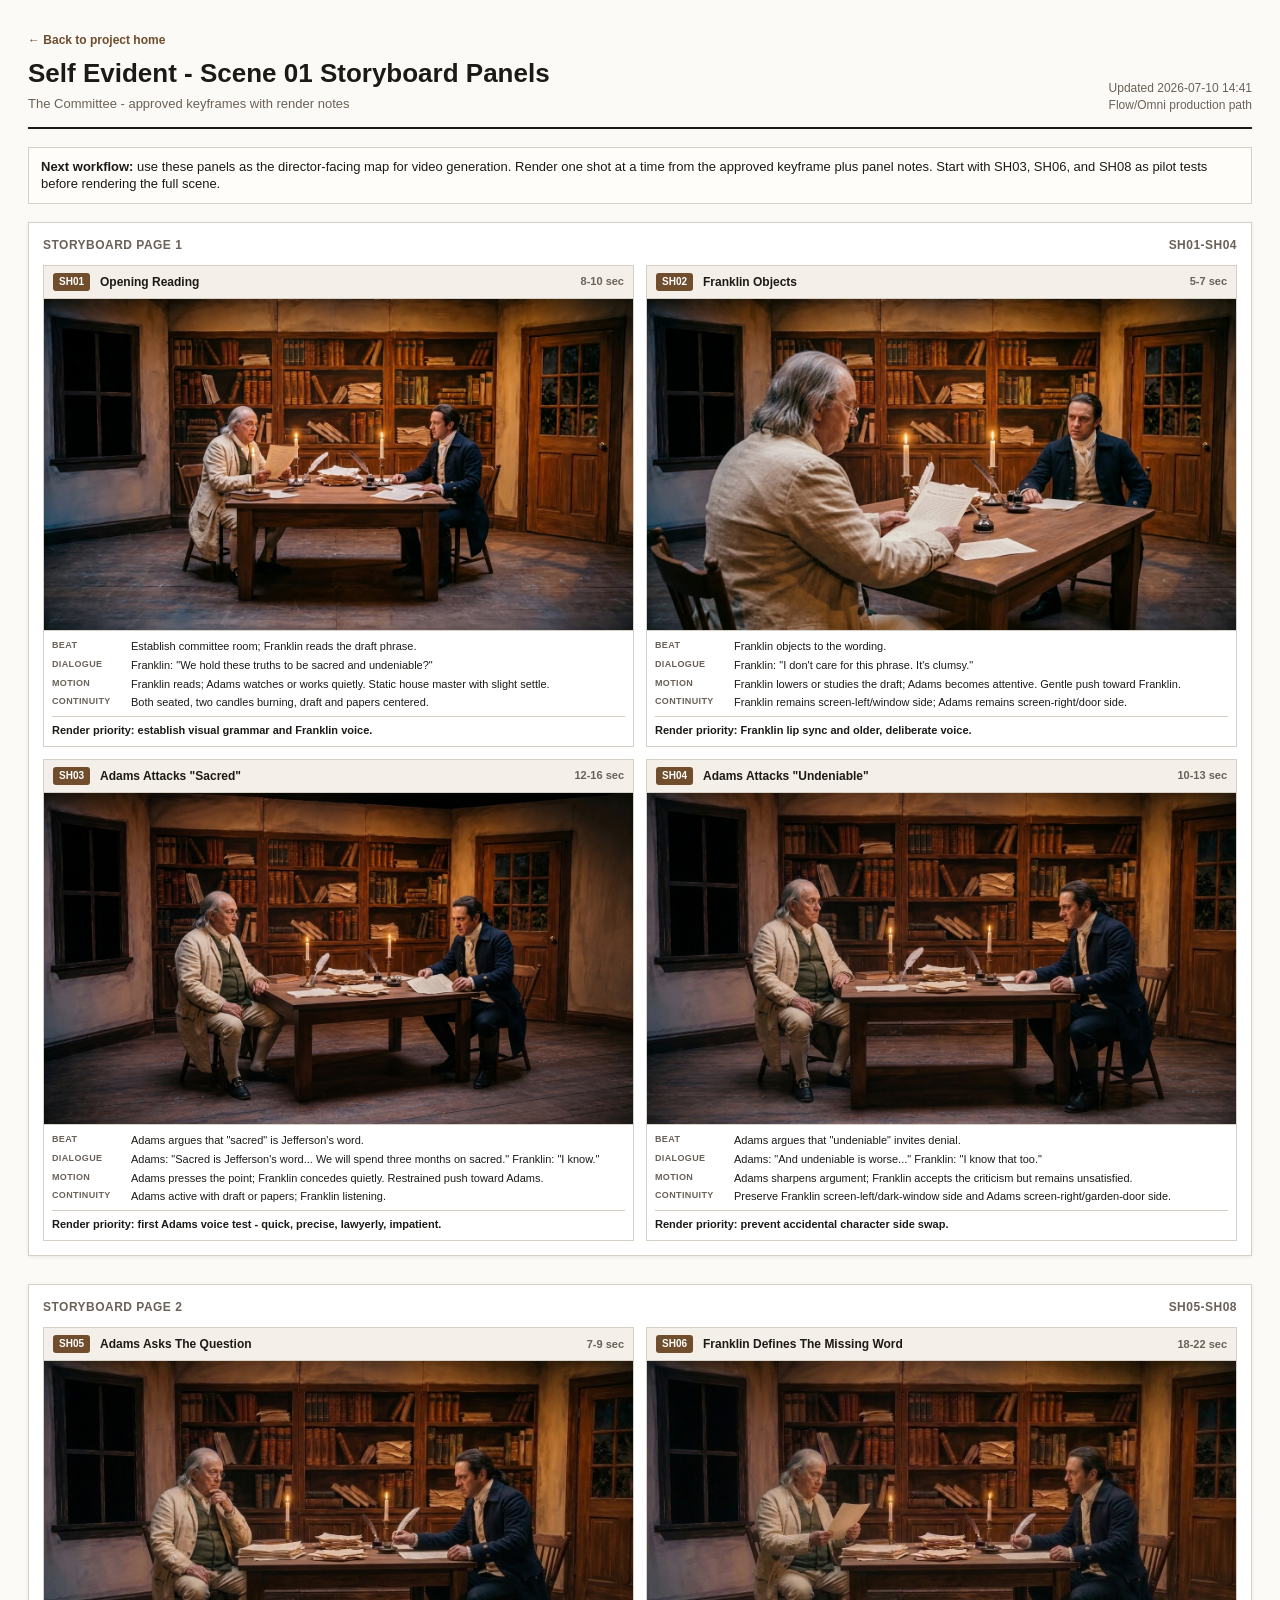
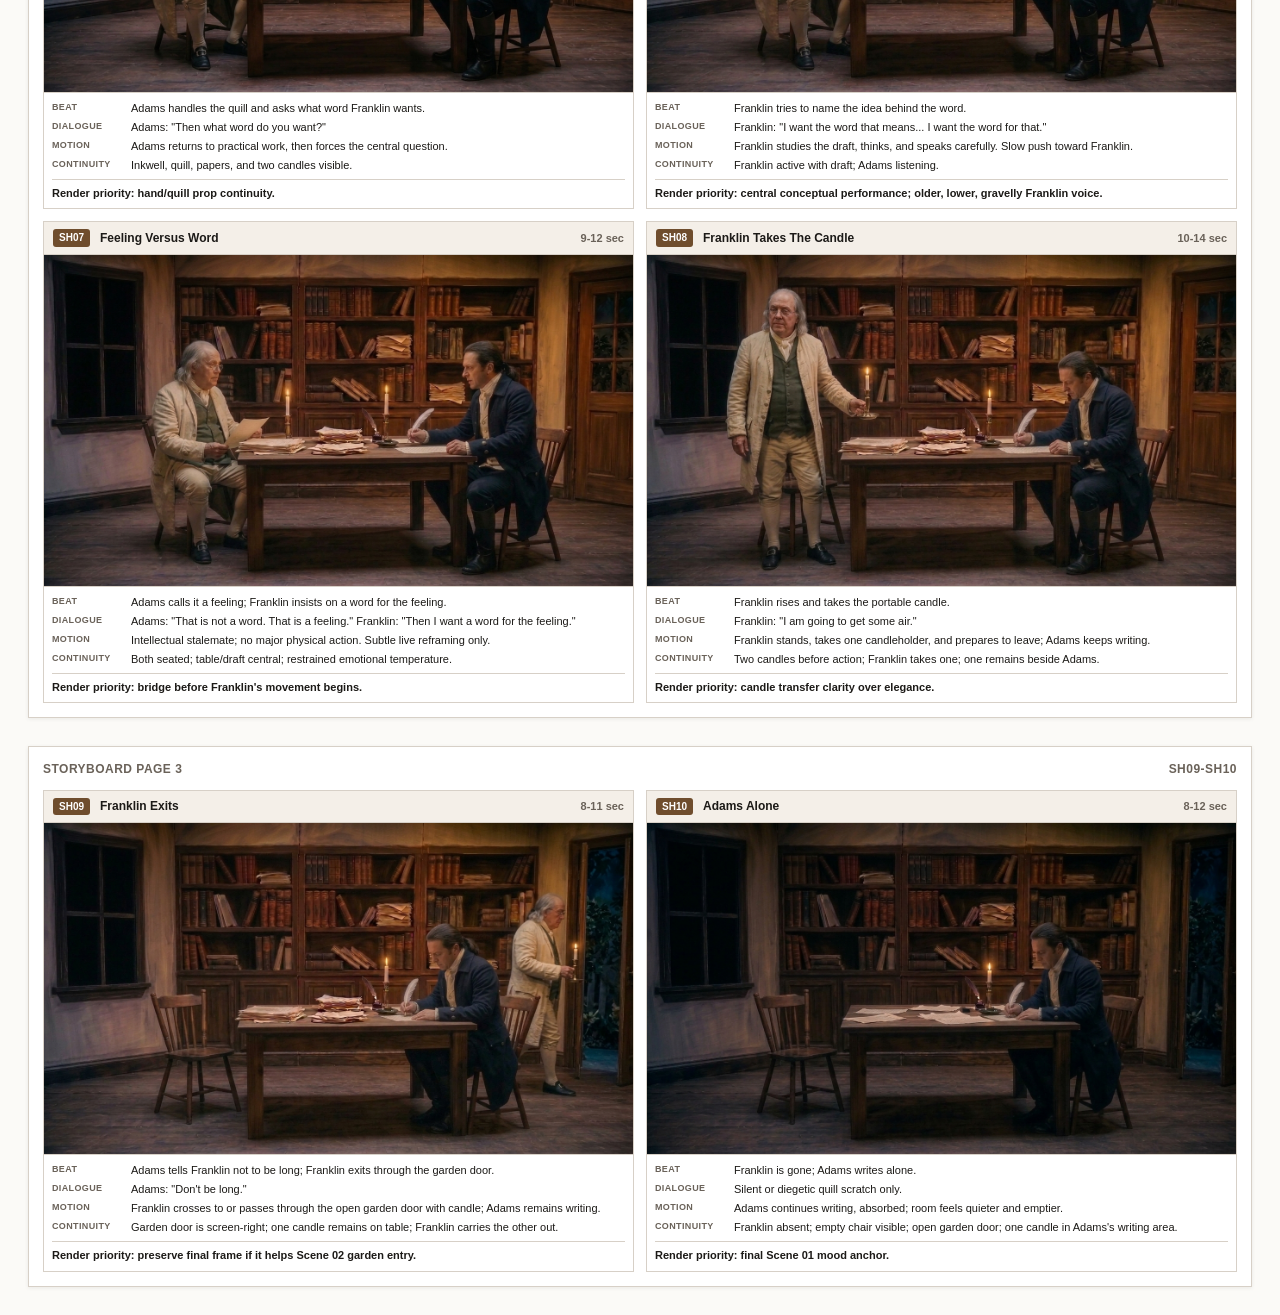
<file: self-evident/storyboard/scene-01-storyboard-panels.html>
<!doctype html>
<html lang="en">
<head>
  <meta charset="utf-8">
  <meta name="viewport" content="width=device-width, initial-scale=1">
  <title>Self Evident - Scene 01 Storyboard Panels</title>
  <style>
    :root {
      --ink: #1c1a17;
      --muted: #6a6259;
      --line: #d7d0c7;
      --paper: #fbfaf7;
      --panel: #ffffff;
      --accent: #6f4d2d;
    }

    * {
      box-sizing: border-box;
    }

    body {
      margin: 0;
      color: var(--ink);
      background: var(--paper);
      font-family: -apple-system, BlinkMacSystemFont, "Segoe UI", sans-serif;
      line-height: 1.35;
    }

    main {
      max-width: 1320px;
      margin: 0 auto;
      padding: 28px;
    }

    header {
      display: grid;
      grid-template-columns: 1fr auto;
      gap: 24px;
      align-items: end;
      border-bottom: 2px solid var(--ink);
      padding-bottom: 14px;
      margin-bottom: 18px;
    }

    h1 {
      margin: 0 0 4px;
      font-size: 26px;
      letter-spacing: 0;
    }

    .home-link {
      display: inline-block;
      margin-bottom: 8px;
      color: var(--accent);
      font-size: 12px;
      font-weight: 700;
      text-decoration: none;
    }

    .home-link:hover {
      text-decoration: underline;
    }

    .subtitle {
      color: var(--muted);
      font-size: 13px;
    }

    .meta {
      color: var(--muted);
      font-size: 12px;
      text-align: right;
    }

    .workflow {
      margin: 0 0 18px;
      padding: 10px 12px;
      border: 1px solid var(--line);
      background: #fffdf9;
      font-size: 13px;
    }

    .storyboard-pages {
      display: grid;
      gap: 28px;
    }

    .storyboard-page {
      background: #fff;
      border: 1px solid var(--line);
      padding: 14px;
      break-inside: avoid;
      page-break-inside: avoid;
      box-shadow: 0 1px 4px rgba(28, 26, 23, .08);
    }

    .page-header {
      display: flex;
      justify-content: space-between;
      gap: 16px;
      align-items: center;
      margin-bottom: 12px;
      color: var(--muted);
      font-size: 12px;
      font-weight: 700;
      text-transform: uppercase;
      letter-spacing: .04em;
    }

    .page-grid {
      display: grid;
      grid-template-columns: repeat(2, minmax(0, 1fr));
      gap: 12px;
    }

    .panel {
      background: var(--panel);
      border: 1px solid var(--line);
      break-inside: avoid;
      page-break-inside: avoid;
    }

    .panel-title {
      display: grid;
      grid-template-columns: auto 1fr auto;
      gap: 10px;
      align-items: center;
      padding: 7px 9px;
      border-bottom: 1px solid var(--line);
      background: #f4efe8;
      font-size: 12px;
      font-weight: 700;
    }

    .shot-id {
      color: #fff;
      background: var(--accent);
      padding: 2px 6px;
      border-radius: 3px;
      font-size: 10px;
      white-space: nowrap;
    }

    .duration {
      color: var(--muted);
      font-weight: 600;
      font-size: 11px;
      white-space: nowrap;
    }

    figure {
      margin: 0;
      background: #15120f;
      border-bottom: 1px solid var(--line);
    }

    img {
      display: block;
      width: 100%;
      aspect-ratio: 16 / 9;
      object-fit: cover;
    }

    .notes {
      display: grid;
      gap: 4px;
      padding: 8px;
      font-size: 11px;
    }

    .row {
      display: grid;
      grid-template-columns: 72px 1fr;
      gap: 7px;
    }

    .label {
      color: var(--muted);
      font-weight: 700;
      text-transform: uppercase;
      font-size: 9px;
      letter-spacing: .04em;
    }

    .priority {
      border-top: 1px solid var(--line);
      margin-top: 2px;
      padding-top: 6px;
      color: var(--ink);
      font-weight: 600;
    }

    @media print {
      body {
        background: #fff;
      }

      main {
        max-width: none;
        padding: 8mm;
      }

      .storyboard-pages {
        gap: 0;
      }

      .storyboard-page {
        min-height: 260mm;
        box-shadow: none;
        border: 0;
        padding: 0;
        page-break-after: always;
      }

      .panel {
        break-inside: avoid;
        page-break-inside: avoid;
      }

      .workflow {
        break-after: avoid;
      }
    }

    @media (max-width: 860px) {
      main {
        padding: 16px;
      }

      header,
      .page-grid {
        grid-template-columns: 1fr;
      }

      .storyboard-page {
        padding: 10px;
      }

      .meta {
        text-align: left;
      }
    }
  </style>
</head>
<body>
  <main>
    <header>
      <div>
        <a class="home-link" href="../../index.html">&larr; Back to project home</a>
        <h1>Self Evident - Scene 01 Storyboard Panels</h1>
        <div class="subtitle">The Committee - approved keyframes with render notes</div>
      </div>
      <div class="meta">
        Updated 2026-07-10 14:41<br>
        Flow/Omni production path
      </div>
    </header>

    <section class="workflow">
      <strong>Next workflow:</strong> use these panels as the director-facing map for video generation. Render one shot at a time from the approved keyframe plus panel notes. Start with SH03, SH06, and SH08 as pilot tests before rendering the full scene.
    </section>

    <section class="storyboard-pages">
      <section class="storyboard-page">
        <div class="page-header"><span>Storyboard Page 1</span><span>SH01-SH04</span></div>
        <div class="page-grid">
      <article class="panel">
        <div class="panel-title"><span class="shot-id">SH01</span><span>Opening Reading</span><span class="duration">8-10 sec</span></div>
        <figure><img src="../keyframes/SE_S01_SH01_KF_v01.png" alt="SH01 keyframe"></figure>
        <div class="notes">
          <div class="row"><div class="label">Beat</div><div>Establish committee room; Franklin reads the draft phrase.</div></div>
          <div class="row"><div class="label">Dialogue</div><div>Franklin: "We hold these truths to be sacred and undeniable?"</div></div>
          <div class="row"><div class="label">Motion</div><div>Franklin reads; Adams watches or works quietly. Static house master with slight settle.</div></div>
          <div class="row"><div class="label">Continuity</div><div>Both seated, two candles burning, draft and papers centered.</div></div>
          <div class="priority">Render priority: establish visual grammar and Franklin voice.</div>
        </div>
      </article>

      <article class="panel">
        <div class="panel-title"><span class="shot-id">SH02</span><span>Franklin Objects</span><span class="duration">5-7 sec</span></div>
        <figure><img src="../keyframes/SE_S01_SH02_KF_v01.png" alt="SH02 keyframe"></figure>
        <div class="notes">
          <div class="row"><div class="label">Beat</div><div>Franklin objects to the wording.</div></div>
          <div class="row"><div class="label">Dialogue</div><div>Franklin: "I don't care for this phrase. It's clumsy."</div></div>
          <div class="row"><div class="label">Motion</div><div>Franklin lowers or studies the draft; Adams becomes attentive. Gentle push toward Franklin.</div></div>
          <div class="row"><div class="label">Continuity</div><div>Franklin remains screen-left/window side; Adams remains screen-right/door side.</div></div>
          <div class="priority">Render priority: Franklin lip sync and older, deliberate voice.</div>
        </div>
      </article>

      <article class="panel">
        <div class="panel-title"><span class="shot-id">SH03</span><span>Adams Attacks "Sacred"</span><span class="duration">12-16 sec</span></div>
        <figure><img src="../keyframes/SE_S01_SH03_KF_v01.png" alt="SH03 keyframe"></figure>
        <div class="notes">
          <div class="row"><div class="label">Beat</div><div>Adams argues that "sacred" is Jefferson's word.</div></div>
          <div class="row"><div class="label">Dialogue</div><div>Adams: "Sacred is Jefferson's word... We will spend three months on sacred." Franklin: "I know."</div></div>
          <div class="row"><div class="label">Motion</div><div>Adams presses the point; Franklin concedes quietly. Restrained push toward Adams.</div></div>
          <div class="row"><div class="label">Continuity</div><div>Adams active with draft or papers; Franklin listening.</div></div>
          <div class="priority">Render priority: first Adams voice test - quick, precise, lawyerly, impatient.</div>
        </div>
      </article>

      <article class="panel">
        <div class="panel-title"><span class="shot-id">SH04</span><span>Adams Attacks "Undeniable"</span><span class="duration">10-13 sec</span></div>
        <figure><img src="../keyframes/SE_S01_SH04_KF_v01.png" alt="SH04 keyframe"></figure>
        <div class="notes">
          <div class="row"><div class="label">Beat</div><div>Adams argues that "undeniable" invites denial.</div></div>
          <div class="row"><div class="label">Dialogue</div><div>Adams: "And undeniable is worse..." Franklin: "I know that too."</div></div>
          <div class="row"><div class="label">Motion</div><div>Adams sharpens argument; Franklin accepts the criticism but remains unsatisfied.</div></div>
          <div class="row"><div class="label">Continuity</div><div>Preserve Franklin screen-left/dark-window side and Adams screen-right/garden-door side.</div></div>
          <div class="priority">Render priority: prevent accidental character side swap.</div>
        </div>
      </article>

        </div>
      </section>

      <section class="storyboard-page">
        <div class="page-header"><span>Storyboard Page 2</span><span>SH05-SH08</span></div>
        <div class="page-grid">

      <article class="panel">
        <div class="panel-title"><span class="shot-id">SH05</span><span>Adams Asks The Question</span><span class="duration">7-9 sec</span></div>
        <figure><img src="../keyframes/SE_S01_SH05_KF_v01.png" alt="SH05 keyframe"></figure>
        <div class="notes">
          <div class="row"><div class="label">Beat</div><div>Adams handles the quill and asks what word Franklin wants.</div></div>
          <div class="row"><div class="label">Dialogue</div><div>Adams: "Then what word do you want?"</div></div>
          <div class="row"><div class="label">Motion</div><div>Adams returns to practical work, then forces the central question.</div></div>
          <div class="row"><div class="label">Continuity</div><div>Inkwell, quill, papers, and two candles visible.</div></div>
          <div class="priority">Render priority: hand/quill prop continuity.</div>
        </div>
      </article>

      <article class="panel">
        <div class="panel-title"><span class="shot-id">SH06</span><span>Franklin Defines The Missing Word</span><span class="duration">18-22 sec</span></div>
        <figure><img src="../keyframes/SE_S01_SH06_KF_v01.png" alt="SH06 keyframe"></figure>
        <div class="notes">
          <div class="row"><div class="label">Beat</div><div>Franklin tries to name the idea behind the word.</div></div>
          <div class="row"><div class="label">Dialogue</div><div>Franklin: "I want the word that means... I want the word for that."</div></div>
          <div class="row"><div class="label">Motion</div><div>Franklin studies the draft, thinks, and speaks carefully. Slow push toward Franklin.</div></div>
          <div class="row"><div class="label">Continuity</div><div>Franklin active with draft; Adams listening.</div></div>
          <div class="priority">Render priority: central conceptual performance; older, lower, gravelly Franklin voice.</div>
        </div>
      </article>

      <article class="panel">
        <div class="panel-title"><span class="shot-id">SH07</span><span>Feeling Versus Word</span><span class="duration">9-12 sec</span></div>
        <figure><img src="../keyframes/SE_S01_SH07_KF_v01.png" alt="SH07 keyframe"></figure>
        <div class="notes">
          <div class="row"><div class="label">Beat</div><div>Adams calls it a feeling; Franklin insists on a word for the feeling.</div></div>
          <div class="row"><div class="label">Dialogue</div><div>Adams: "That is not a word. That is a feeling." Franklin: "Then I want a word for the feeling."</div></div>
          <div class="row"><div class="label">Motion</div><div>Intellectual stalemate; no major physical action. Subtle live reframing only.</div></div>
          <div class="row"><div class="label">Continuity</div><div>Both seated; table/draft central; restrained emotional temperature.</div></div>
          <div class="priority">Render priority: bridge before Franklin's movement begins.</div>
        </div>
      </article>

      <article class="panel">
        <div class="panel-title"><span class="shot-id">SH08</span><span>Franklin Takes The Candle</span><span class="duration">10-14 sec</span></div>
        <figure><img src="../keyframes/SE_S01_SH08_KF_v01.png" alt="SH08 keyframe"></figure>
        <div class="notes">
          <div class="row"><div class="label">Beat</div><div>Franklin rises and takes the portable candle.</div></div>
          <div class="row"><div class="label">Dialogue</div><div>Franklin: "I am going to get some air."</div></div>
          <div class="row"><div class="label">Motion</div><div>Franklin stands, takes one candleholder, and prepares to leave; Adams keeps writing.</div></div>
          <div class="row"><div class="label">Continuity</div><div>Two candles before action; Franklin takes one; one remains beside Adams.</div></div>
          <div class="priority">Render priority: candle transfer clarity over elegance.</div>
        </div>
      </article>

        </div>
      </section>

      <section class="storyboard-page">
        <div class="page-header"><span>Storyboard Page 3</span><span>SH09-SH10</span></div>
        <div class="page-grid">

      <article class="panel">
        <div class="panel-title"><span class="shot-id">SH09</span><span>Franklin Exits</span><span class="duration">8-11 sec</span></div>
        <figure><img src="../keyframes/SE_S01_SH09_KF_v01.png" alt="SH09 keyframe"></figure>
        <div class="notes">
          <div class="row"><div class="label">Beat</div><div>Adams tells Franklin not to be long; Franklin exits through the garden door.</div></div>
          <div class="row"><div class="label">Dialogue</div><div>Adams: "Don't be long."</div></div>
          <div class="row"><div class="label">Motion</div><div>Franklin crosses to or passes through the open garden door with candle; Adams remains writing.</div></div>
          <div class="row"><div class="label">Continuity</div><div>Garden door is screen-right; one candle remains on table; Franklin carries the other out.</div></div>
          <div class="priority">Render priority: preserve final frame if it helps Scene 02 garden entry.</div>
        </div>
      </article>

      <article class="panel">
        <div class="panel-title"><span class="shot-id">SH10</span><span>Adams Alone</span><span class="duration">8-12 sec</span></div>
        <figure><img src="../keyframes/SE_S01_SH10_KF_v01.png" alt="SH10 keyframe"></figure>
        <div class="notes">
          <div class="row"><div class="label">Beat</div><div>Franklin is gone; Adams writes alone.</div></div>
          <div class="row"><div class="label">Dialogue</div><div>Silent or diegetic quill scratch only.</div></div>
          <div class="row"><div class="label">Motion</div><div>Adams continues writing, absorbed; room feels quieter and emptier.</div></div>
          <div class="row"><div class="label">Continuity</div><div>Franklin absent; empty chair visible; open garden door; one candle in Adams's writing area.</div></div>
          <div class="priority">Render priority: final Scene 01 mood anchor.</div>
        </div>
      </article>

        </div>
      </section>
    </section>
  </main>
</body>
</html>
</file>
<file: styles.css>
* {
  box-sizing: border-box;
}

:root {
  --background: #f5f1e8;
  --foreground: #17130f;
  --ink: #1f1914;
  --muted: #6f6255;
  --line: rgba(31, 25, 20, 0.16);
  --paper: #fffaf1;
  --paper-strong: #ede1cd;
  --green: #253d35;
  --red: #743527;
  --gold: #b27735;
}

html {
  background: var(--background);
  color: var(--foreground);
  scroll-behavior: smooth;
}

body {
  margin: 0;
  background: var(--background);
  color: var(--foreground);
  font-family: Inter, ui-sans-serif, system-ui, -apple-system, BlinkMacSystemFont, "Segoe UI", sans-serif;
}

img {
  display: block;
  width: 100%;
  object-fit: cover;
}

a {
  color: inherit;
}

.hero {
  position: relative;
  min-height: 92vh;
  color: #fffaf1;
  background: #17130f;
}

.heroMedia,
.heroShade {
  position: absolute;
  inset: 0;
}

.heroMedia img {
  height: 100%;
  opacity: 0.58;
}

.heroShade {
  background:
    linear-gradient(90deg, rgba(23, 19, 15, 0.92) 0%, rgba(23, 19, 15, 0.74) 42%, rgba(23, 19, 15, 0.48) 100%),
    linear-gradient(180deg, rgba(23, 19, 15, 0.35) 0%, rgba(23, 19, 15, 0.88) 100%);
}

.heroInner {
  position: relative;
  z-index: 1;
  width: min(1180px, calc(100% - 36px));
  min-height: 92vh;
  margin: 0 auto;
  display: flex;
  flex-direction: column;
  justify-content: space-between;
  padding: 26px 0 54px;
}

.topbar {
  display: grid;
  grid-template-columns: minmax(0, 1fr) auto;
  gap: 18px;
  align-items: center;
  padding-bottom: 22px;
  border-bottom: 1px solid rgba(255, 250, 241, 0.22);
  color: rgba(255, 250, 241, 0.76);
  font-size: 0.82rem;
}

.brand {
  color: #fffaf1;
  font-size: 1rem;
  font-weight: 800;
  text-transform: uppercase;
}

.menu {
  display: flex;
  flex-wrap: wrap;
  gap: 14px;
  justify-content: flex-end;
}

.menu a {
  text-decoration: none;
}

.menu a:hover {
  color: #fffaf1;
}

.heroGrid {
  display: grid;
  grid-template-columns: minmax(0, 1fr) 360px;
  gap: 42px;
  align-items: end;
  margin-top: 140px;
}

.heroCopy {
  max-width: 760px;
}

.eyebrow {
  margin: 0 0 12px;
  color: var(--gold);
  font-size: 0.78rem;
  font-weight: 800;
  text-transform: uppercase;
}

.hero .eyebrow {
  color: #e3a95f;
}

h1,
h2,
h3,
p {
  margin-top: 0;
}

h1 {
  margin-bottom: 22px;
  font-size: clamp(3rem, 7vw, 6.7rem);
  line-height: 0.93;
  max-width: 920px;
}

h2 {
  margin-bottom: 0;
  color: var(--ink);
  font-size: clamp(2rem, 4vw, 4.1rem);
  line-height: 1;
}

h3 {
  margin-bottom: 8px;
  color: var(--ink);
  font-size: 1.08rem;
  line-height: 1.14;
}

.lede {
  max-width: 690px;
  margin-bottom: 0;
  color: rgba(255, 250, 241, 0.84);
  font-size: clamp(1.05rem, 1.8vw, 1.42rem);
  line-height: 1.48;
}

.statusPanel {
  display: grid;
  gap: 1px;
  overflow: hidden;
  border: 1px solid rgba(255, 250, 241, 0.22);
  border-radius: 8px;
  background: rgba(255, 250, 241, 0.14);
  backdrop-filter: blur(14px);
}

.statusPanel div {
  padding: 18px;
  background: rgba(23, 19, 15, 0.46);
}

.panelLabel,
.metric span,
.shotMeta span,
dt {
  display: block;
  margin-bottom: 6px;
  color: var(--muted);
  font-size: 0.72rem;
  font-weight: 800;
  text-transform: uppercase;
}

.statusPanel .panelLabel {
  color: rgba(255, 250, 241, 0.62);
}

.statusPanel strong {
  color: #fffaf1;
  font-size: 1rem;
  line-height: 1.25;
}

.section {
  width: min(1180px, calc(100% - 36px));
  margin: 0 auto;
  padding: 86px 0;
}

.currentFocus,
.aboutCta {
  border-bottom: 1px solid var(--line);
}

.sectionHeader {
  display: grid;
  grid-template-columns: minmax(240px, 0.52fr) minmax(0, 1fr);
  gap: 38px;
  align-items: end;
  margin-bottom: 34px;
}

.focusGrid {
  display: grid;
  grid-template-columns: minmax(0, 0.92fr) minmax(0, 1.08fr);
  gap: 34px;
  align-items: start;
}

.focusLead {
  margin: 0;
  color: var(--ink);
  font-size: clamp(1.18rem, 2vw, 1.58rem);
  line-height: 1.42;
}

.focusMetrics,
.readinessGrid {
  display: grid;
  grid-template-columns: repeat(3, minmax(0, 1fr));
  gap: 12px;
}

.readinessGrid {
  grid-template-columns: repeat(4, minmax(0, 1fr));
  gap: 1px;
  overflow: hidden;
  border: 1px solid var(--line);
  border-radius: 8px;
  background: var(--line);
}

.metric {
  min-height: 160px;
  padding: 22px;
  background: var(--paper);
}

.metric strong {
  display: block;
  color: var(--green);
  font-size: clamp(1.22rem, 2.2vw, 2rem);
  line-height: 1.08;
}

.actionList {
  display: grid;
  border-top: 1px solid var(--line);
}

.actionItem {
  display: grid;
  grid-template-columns: 72px minmax(0, 1fr);
  gap: 24px;
  padding: 24px 0;
  border-bottom: 1px solid var(--line);
}

.actionItem span {
  color: var(--red);
  font-family: ui-monospace, SFMono-Regular, Menlo, monospace;
  font-weight: 800;
}

.actionItem p {
  margin: 0;
  color: var(--ink);
  font-size: clamp(1.08rem, 2.1vw, 1.7rem);
  line-height: 1.26;
}

.updateList {
  display: grid;
  grid-template-columns: repeat(5, minmax(0, 1fr));
  gap: 1px;
  overflow: hidden;
  border: 1px solid var(--line);
  border-radius: 8px;
  background: var(--line);
}

.updateItem {
  min-height: 250px;
  padding: 20px;
  background: var(--paper);
}

.updateItem span,
.voiceCard span {
  display: block;
  margin-bottom: 14px;
  color: var(--red);
  font-family: ui-monospace, SFMono-Regular, Menlo, monospace;
  font-size: 0.76rem;
  font-weight: 800;
  text-transform: uppercase;
}

.updateItem p,
.voiceIntro p,
.voiceCard p {
  margin-bottom: 0;
  color: var(--muted);
  font-size: 0.98rem;
  line-height: 1.48;
}

.shotGrid,
.voiceGrid,
.decisionList {
  display: grid;
  grid-template-columns: repeat(4, minmax(0, 1fr));
  gap: 16px;
}

.shotCard {
  overflow: hidden;
  border: 1px solid var(--line);
  border-radius: 8px;
  background: var(--paper);
}

.shotImage {
  aspect-ratio: 16 / 9;
  background: var(--ink);
}

.shotImage img {
  height: 100%;
}

.shotMeta {
  padding: 16px;
}

.shotMeta p {
  margin-bottom: 14px;
  color: var(--green);
  font-weight: 750;
}

.shotMeta dl {
  display: grid;
  grid-template-columns: 1fr 1fr;
  gap: 12px;
  margin: 0;
}

.shotMeta dd {
  margin: 0;
  color: var(--ink);
  font-weight: 700;
}

.voiceLab {
  border-top: 1px solid var(--line);
}

.voiceIntro {
  max-width: 800px;
  margin: -10px 0 28px;
}

.voiceIntro p {
  color: var(--ink);
  font-size: clamp(1.02rem, 1.7vw, 1.32rem);
}

.voiceCard {
  display: flex;
  min-height: 260px;
  flex-direction: column;
  justify-content: space-between;
  padding: 20px;
  border: 1px solid var(--line);
  border-radius: 8px;
  background: var(--green);
  color: #fffaf1;
}

.voiceCard h3 {
  color: #fffaf1;
}

.voiceCard p {
  margin-bottom: 22px;
  color: rgba(255, 250, 241, 0.74);
}

.voiceCard span {
  color: #e3a95f;
}

.voiceCard audio {
  width: 100%;
  height: 42px;
}

.scenes {
  display: grid;
  grid-template-columns: minmax(0, 0.86fr) minmax(0, 1.14fr);
  min-height: 560px;
  border-top: 1px solid var(--line);
  border-bottom: 1px solid var(--line);
}

.sceneBlock {
  padding: clamp(34px, 6vw, 70px);
}

.sceneBlock.primary {
  display: flex;
  flex-direction: column;
  justify-content: flex-end;
  background: var(--green);
}

.sceneBlock.primary h2,
.sceneBlock.primary p:not(.eyebrow) {
  color: #fffaf1;
}

.sceneBlock p:not(.eyebrow) {
  max-width: 650px;
  margin-bottom: 0;
  color: var(--ink);
  font-size: clamp(1rem, 1.45vw, 1.25rem);
  line-height: 1.55;
}

.sceneBlock.garden {
  display: grid;
  grid-template-rows: minmax(260px, 1fr) auto;
  gap: 30px;
  background: var(--paper-strong);
}

.gardenImage {
  min-height: 280px;
  overflow: hidden;
  border-radius: 8px;
  background: var(--ink);
}

.gardenImage img {
  height: 100%;
}

.decisionList {
  gap: 1px;
  overflow: hidden;
  border: 1px solid var(--line);
  border-radius: 8px;
  background: var(--line);
}

.decisionList p {
  min-height: 190px;
  margin: 0;
  padding: 22px;
  background: var(--paper);
  color: var(--ink);
  font-size: 1rem;
  line-height: 1.45;
}

.storyboardCallout {
  display: grid;
  grid-template-columns: minmax(0, 1fr) auto;
  gap: 28px;
  align-items: center;
  padding: 28px;
  border: 1px solid var(--line);
  border-radius: 8px;
  background: var(--paper);
}

.storyboardCallout p {
  margin: 0;
  color: var(--muted);
  font-size: 1.05rem;
  line-height: 1.5;
}

.button {
  display: inline-flex;
  align-items: center;
  justify-content: center;
  min-height: 44px;
  padding: 0 18px;
  border-radius: 8px;
  background: var(--green);
  color: #fffaf1;
  font-weight: 800;
  text-decoration: none;
  white-space: nowrap;
}

@media (max-width: 980px) {
  .hero,
  .heroInner {
    min-height: auto;
  }

  .heroGrid,
  .focusGrid,
  .sectionHeader,
  .scenes,
  .storyboardCallout {
    grid-template-columns: 1fr;
  }

  .heroGrid {
    margin-top: 78px;
  }

  .readinessGrid,
  .focusMetrics,
  .shotGrid,
  .updateList,
  .voiceGrid,
  .decisionList {
    grid-template-columns: repeat(2, minmax(0, 1fr));
  }
}

@media (max-width: 640px) {
  .heroInner,
  .section {
    width: min(100% - 28px, 1180px);
  }

  .heroInner {
    padding: 18px 0 40px;
  }

  .topbar {
    grid-template-columns: 1fr;
  }

  .menu {
    justify-content: flex-start;
  }

  .heroGrid {
    margin-top: 54px;
    gap: 28px;
  }

  h1 {
    font-size: clamp(2.75rem, 18vw, 4.6rem);
  }

  .section {
    padding: 58px 0;
  }

  .readinessGrid,
  .focusMetrics,
  .shotGrid,
  .updateList,
  .voiceGrid,
  .decisionList {
    grid-template-columns: 1fr;
  }

  .actionItem {
    grid-template-columns: 44px minmax(0, 1fr);
    gap: 14px;
  }

  .metric,
  .updateItem,
  .voiceCard,
  .decisionList p {
    min-height: auto;
  }

  .sceneBlock {
    padding: 36px 18px;
  }
}
</file>
